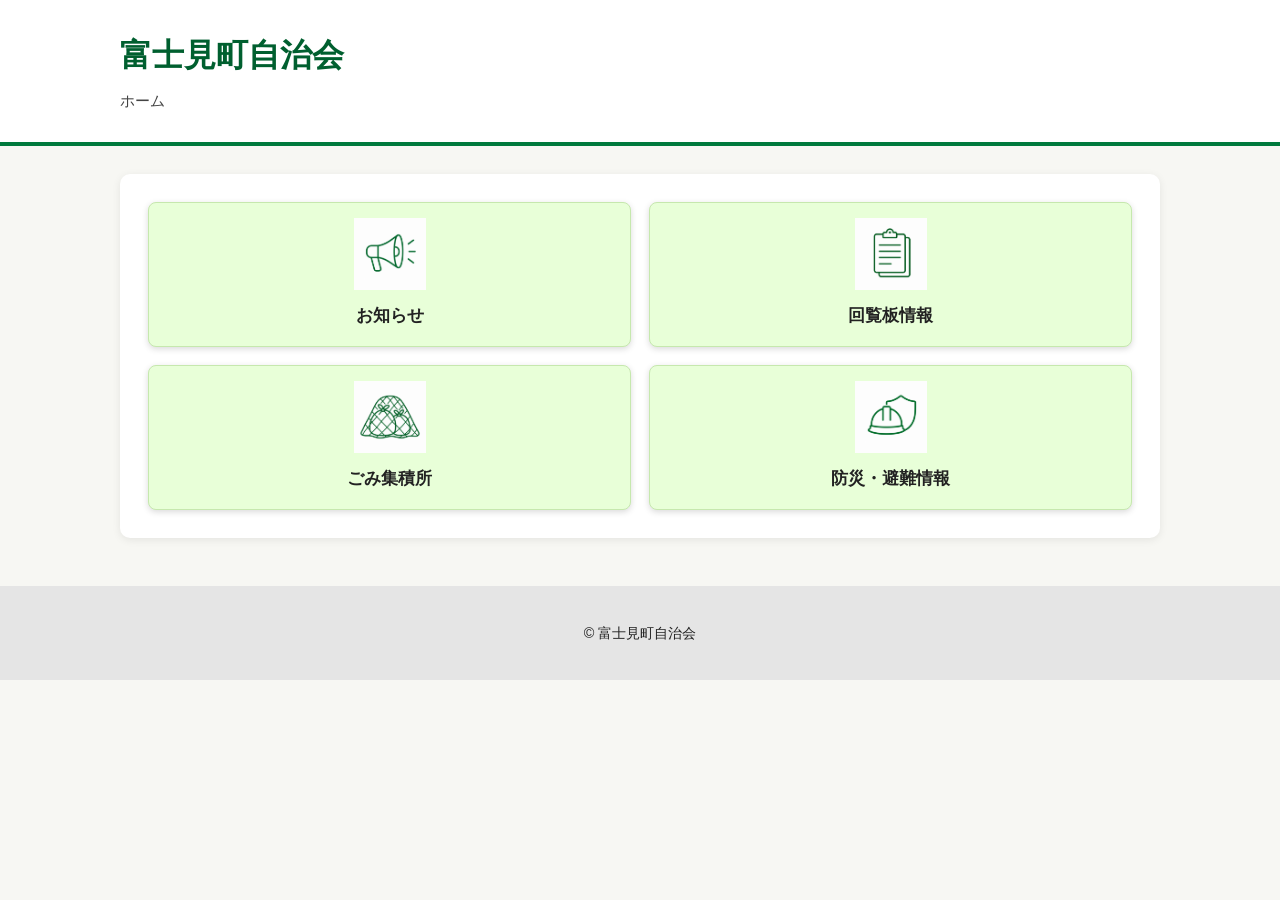
<file: index.html>
<!DOCTYPE html>
<html lang="ja">
<head>
  <meta charset="UTF-8">
  <meta name="viewport" content="width=device-width, initial-scale=1.0">
  <title>富士見町自治会</title>
  <link rel="stylesheet" href="style.css">
</head>
<body>

<header class="site-header">
  <div class="header-inner">
    <h1>富士見町自治会</h1>
<nav class="breadcrumb" aria-label="現在位置">
  <span>ホーム</span>
</nav>
  </div>
</header>

<main>

  <section class="popular-section">

    <div class="card-grid">
  <a href="news.html" class="info-card">
    <img src="img/icon-news.png" alt="" class="info-icon">
    <span>お知らせ</span>
  </a>

  <a href="kairan.html" class="info-card">
    <img src="img/icon-kairan.png" alt="" class="info-icon">
    <span>回覧板情報</span>
  </a>

  <a href="gomi.html" class="info-card">
    <img src="img/icon-gomi.png" alt="" class="info-icon">
    <span>ごみ集積所</span>
  </a>

  <a href="bosai.html" class="info-card">
    <img src="img/icon-bosai.png" alt="" class="info-icon">
    <span>防災・避難情報</span>
  </a>
</div>

    </div>
  </section>

 

</main>

<footer class="site-footer">
  <p>&copy; 富士見町自治会</p>
</footer>

</body>
</html>
</file>
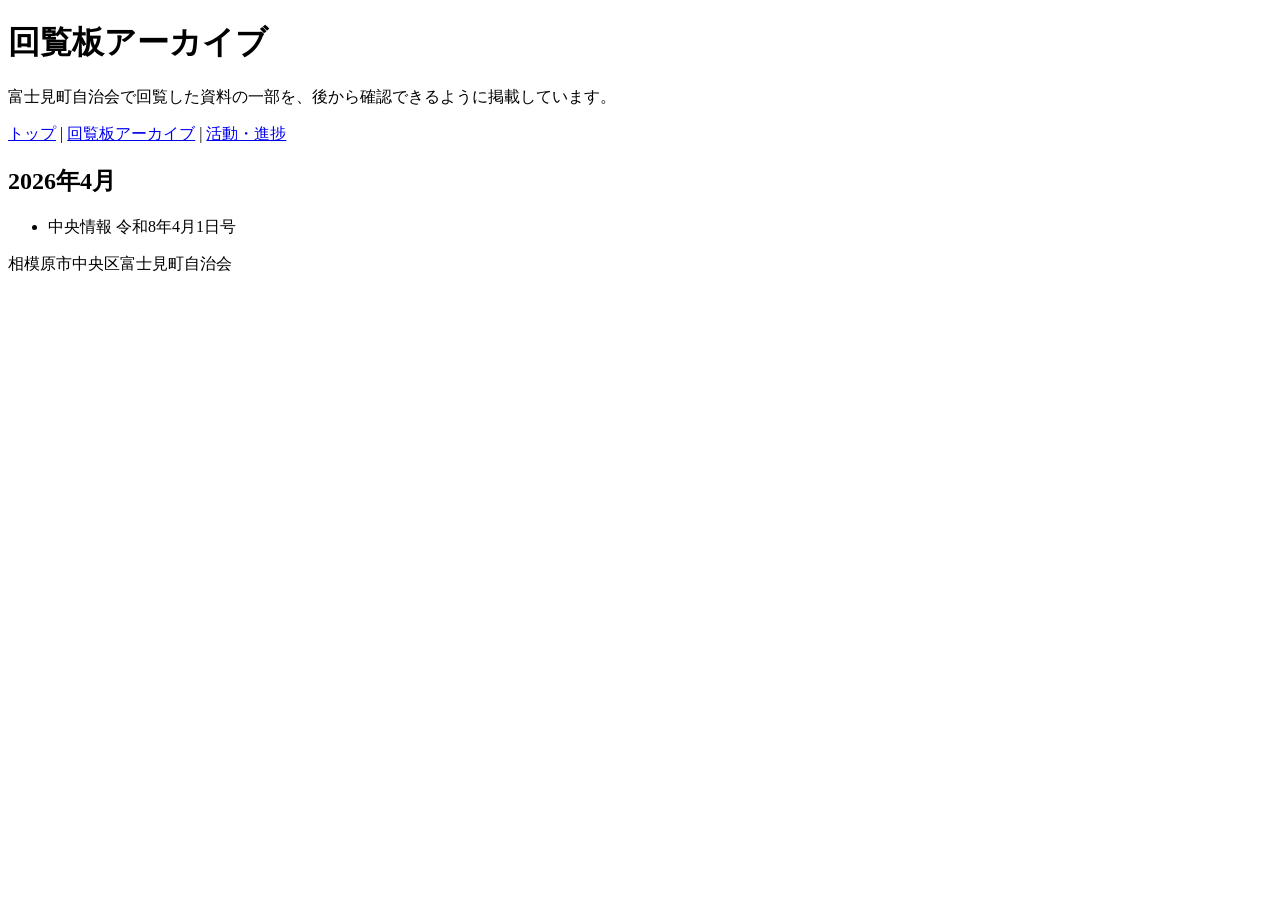
<file: archive.html>
<!DOCTYPE html>
<html lang="ja">
<head>
  <meta charset="UTF-8">
  <title>回覧板アーカイブ｜富士見町自治会</title>
  <meta name="viewport" content="width=device-width, initial-scale=1">
</head>
<body>
  <header>
    <h1>回覧板アーカイブ</h1>
    <p>富士見町自治会で回覧した資料の一部を、後から確認できるように掲載しています。</p>
  </header>

  <nav>
    <a href="index.html">トップ</a> |
    <a href="archive.html">回覧板アーカイブ</a> |
    <a href="progress.html">活動・進捗</a>
  </nav>

  <main>
    <h2>2026年4月</h2>
    <ul>
      <li>
        中央情報 令和8年4月1日号
        <!-- 後でPDFリンク・文章版リンクを追加 -->
      </li>
    </ul>
  </main>

  <footer>
    <p>相模原市中央区富士見町自治会</p>
  </footer>
</body>
</html>
</file>
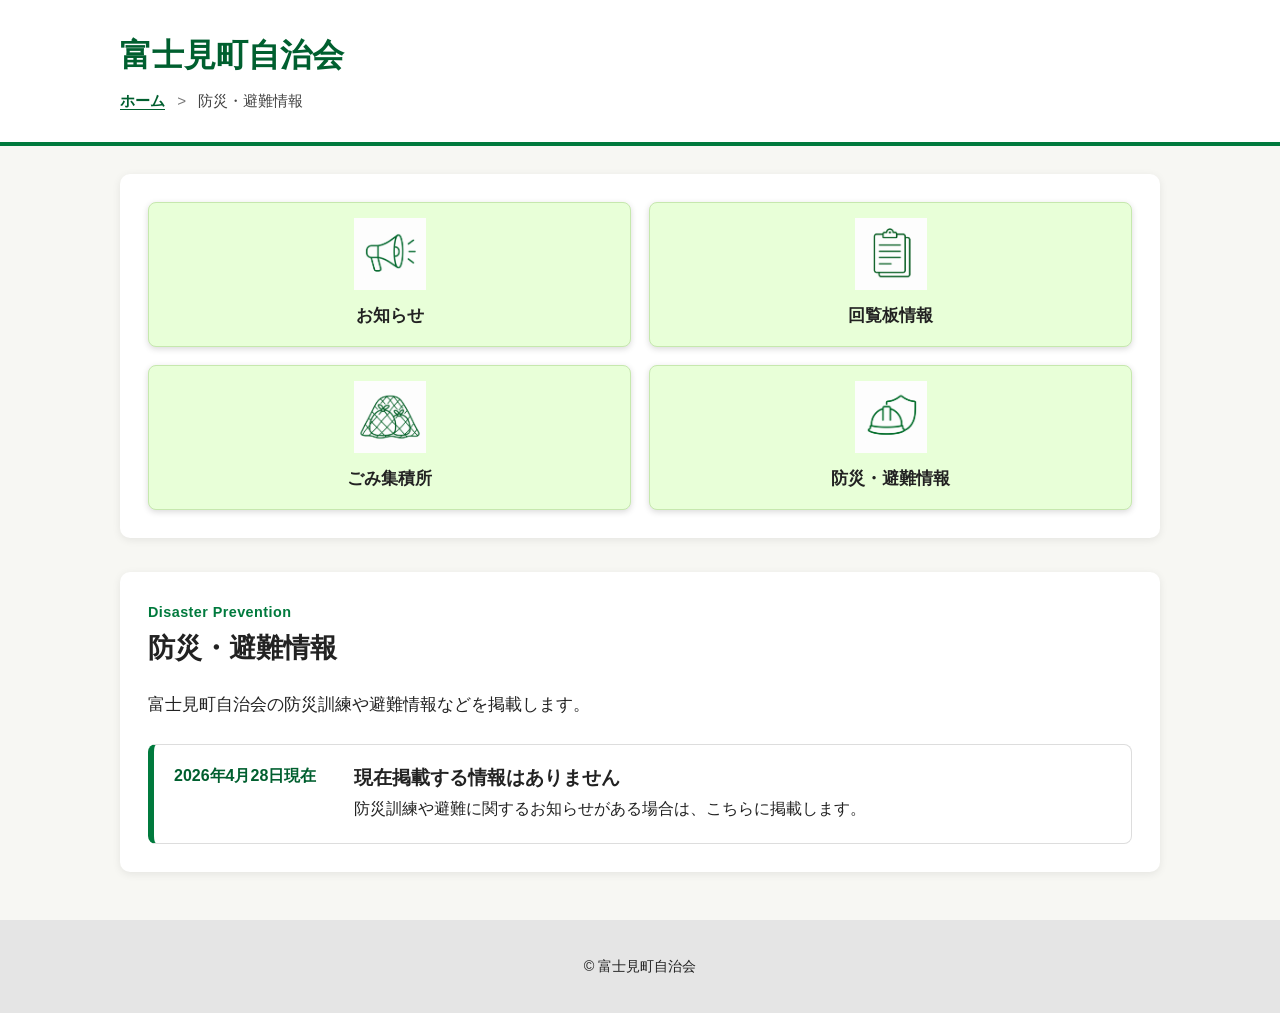
<file: bosai.html>
<!DOCTYPE html>
<html lang="ja">
<head>
  <meta charset="UTF-8">
  <meta name="viewport" content="width=device-width, initial-scale=1.0">
  <title>防災・避難情報｜富士見町自治会</title>
  <link rel="stylesheet" href="style.css">
</head>
<body class="sub-page">
  
<header class="site-header">
  <div class="header-inner">
    <h1>富士見町自治会</h1>
<nav class="breadcrumb" aria-label="現在位置">
  <a href="index.html">ホーム</a>
  <span class="separator">&gt;</span>
  <span>防災・避難情報</span>
</nav>
  </div>
</header>

<main>

  <section class="popular-section">

    <div class="card-grid">
  <a href="news.html" class="info-card">
    <img src="img/icon-news.png" alt="" class="info-icon">
    <span>お知らせ</span>
  </a>

  <a href="kairan.html" class="info-card">
    <img src="img/icon-kairan.png" alt="" class="info-icon">
    <span>回覧板情報</span>
  </a>

  <a href="gomi.html" class="info-card">
    <img src="img/icon-gomi.png" alt="" class="info-icon">
    <span>ごみ集積所</span>
  </a>

  <a href="bosai.html" class="info-card">
    <img src="img/icon-bosai.png" alt="" class="info-icon">
    <span>防災・避難情報</span>
  </a>
</div>

    </div>
  </section>

  <section class="content-section">
    <div class="section-title">
      <span class="en">Disaster Prevention</span>
      <h2>防災・避難情報</h2>
    </div>

    <p class="lead-text">
      富士見町自治会の防災訓練や避難情報などを掲載します。
    </p>

    <div class="notice-list">

      <article class="notice-item">
        <time datetime="2026-04-28">2026年4月28日現在</time>
        <div class="notice-body">
          <h3>現在掲載する情報はありません</h3>
          <p>
            防災訓練や避難に関するお知らせがある場合は、こちらに掲載します。
          </p>
        </div>
      </article>

    </div>
  </section>

</main>

<footer class="site-footer">
  <p>&copy; 富士見町自治会</p>
</footer>

</body>
</html>
</file>
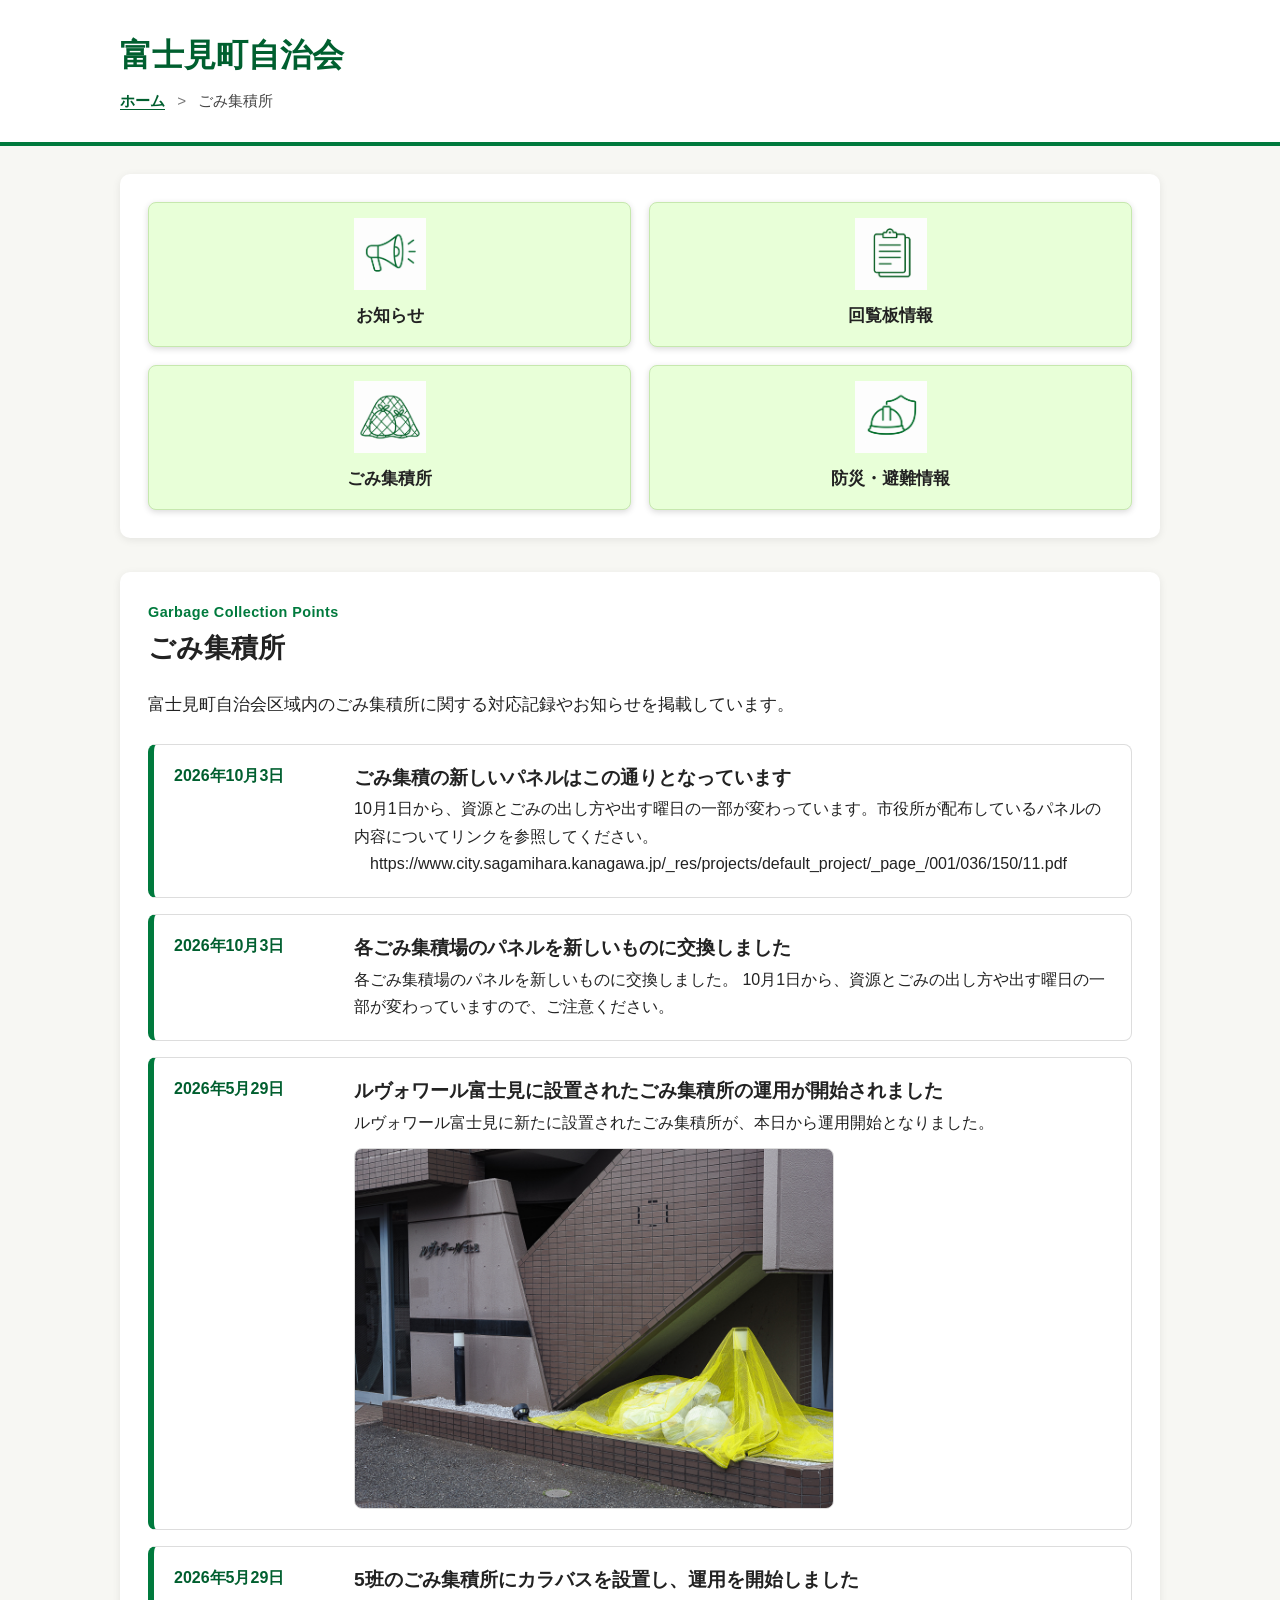
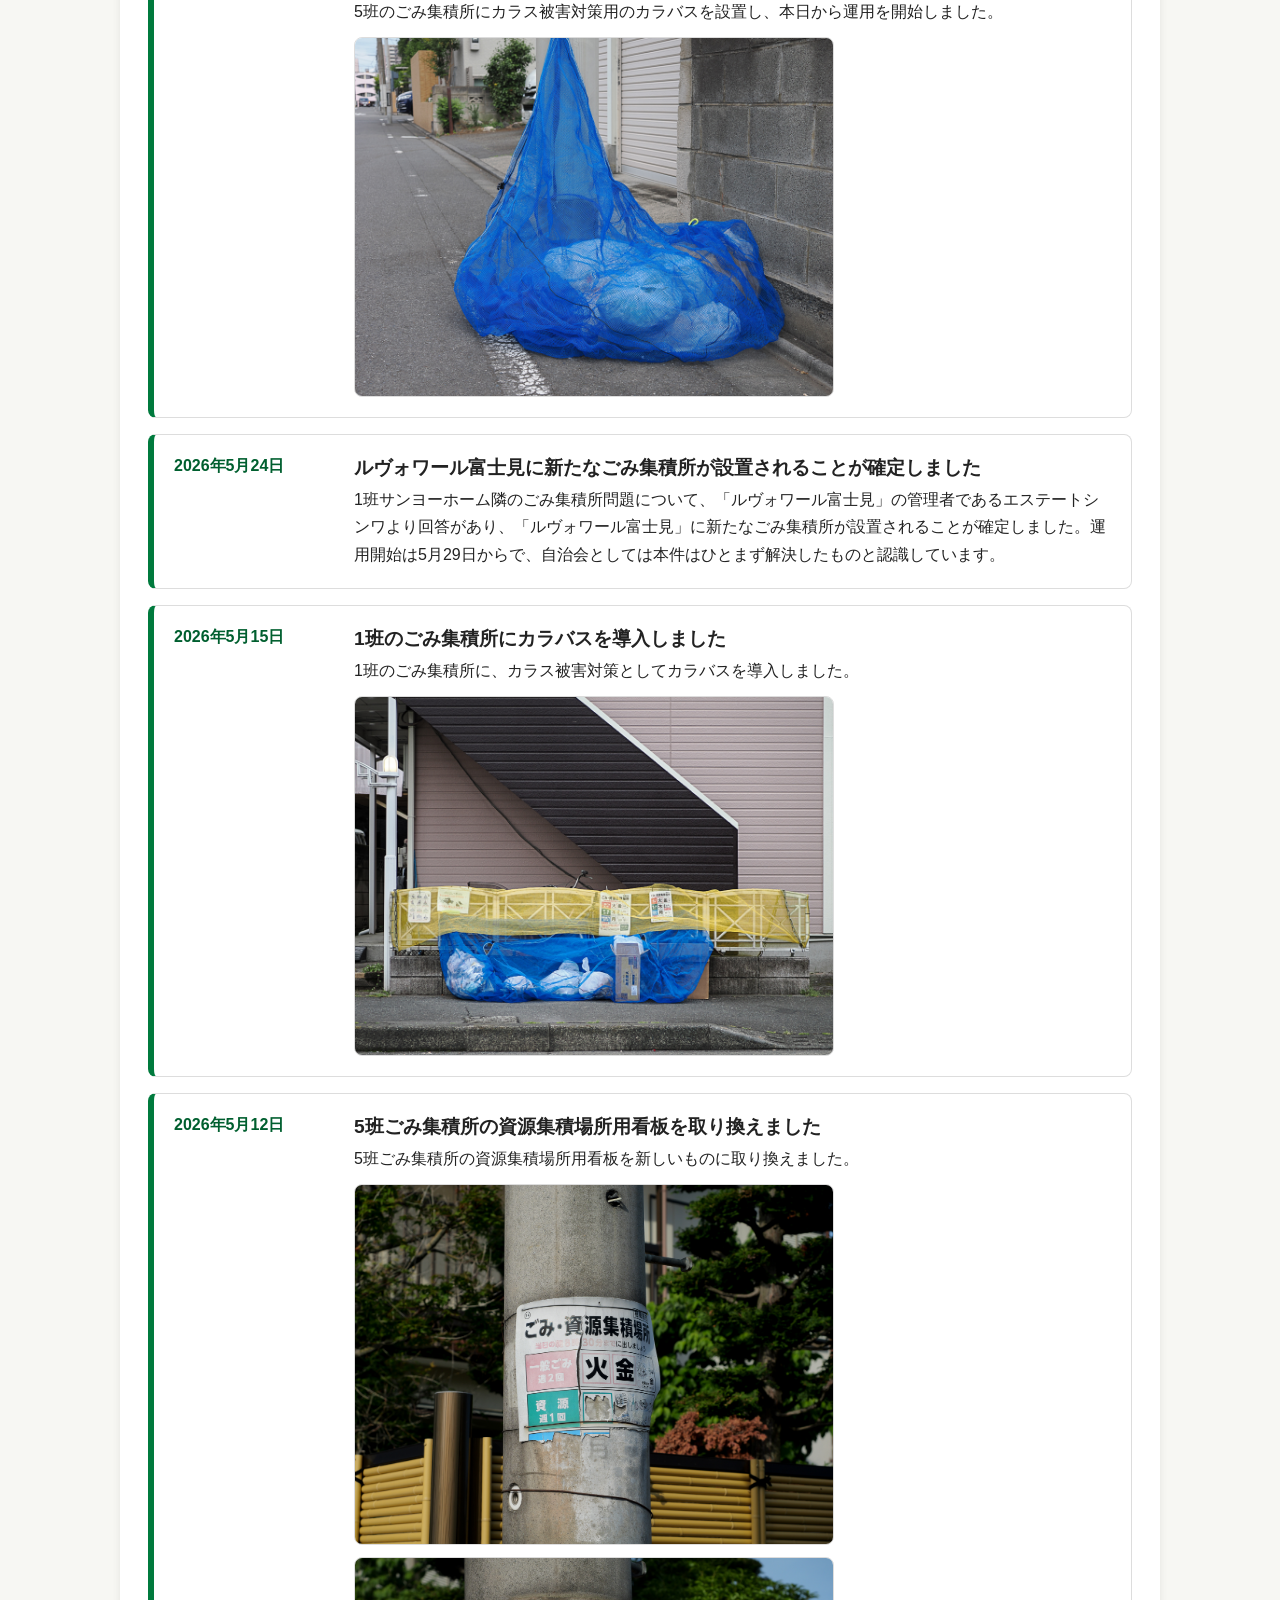
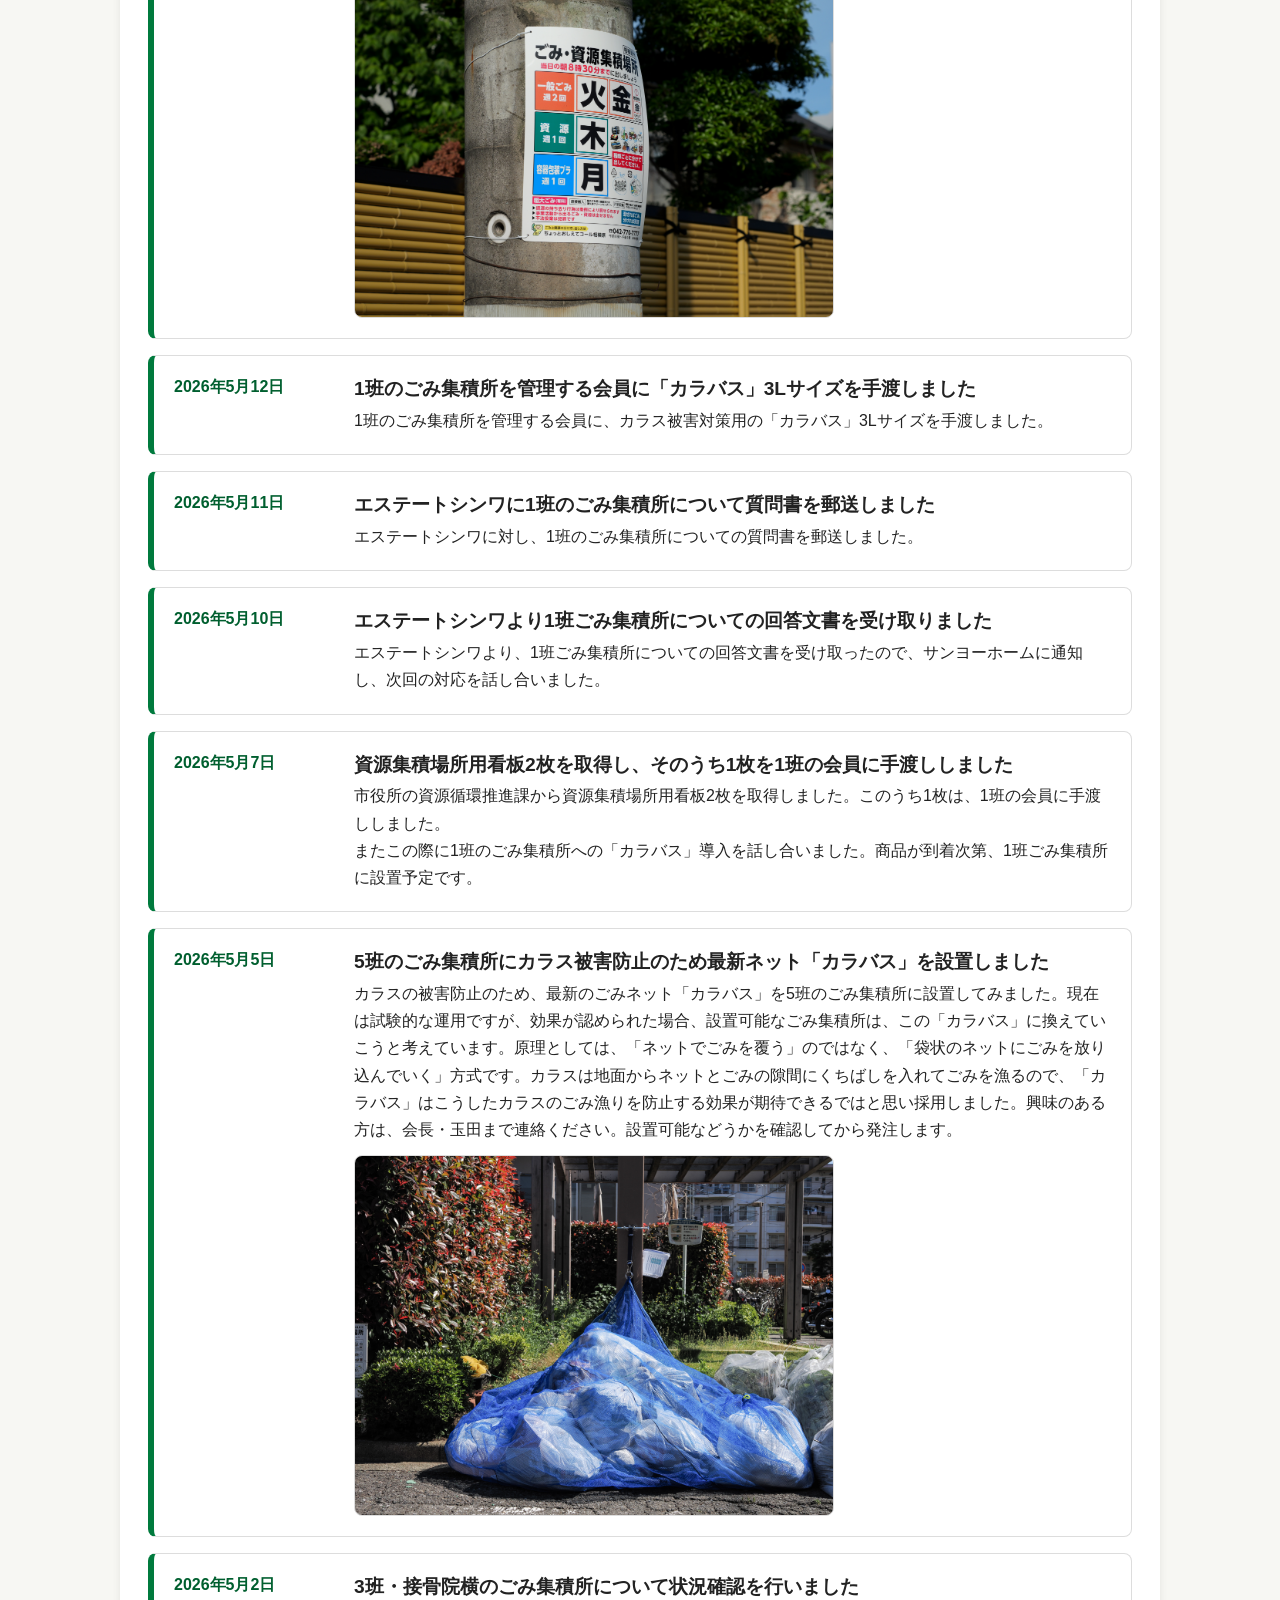
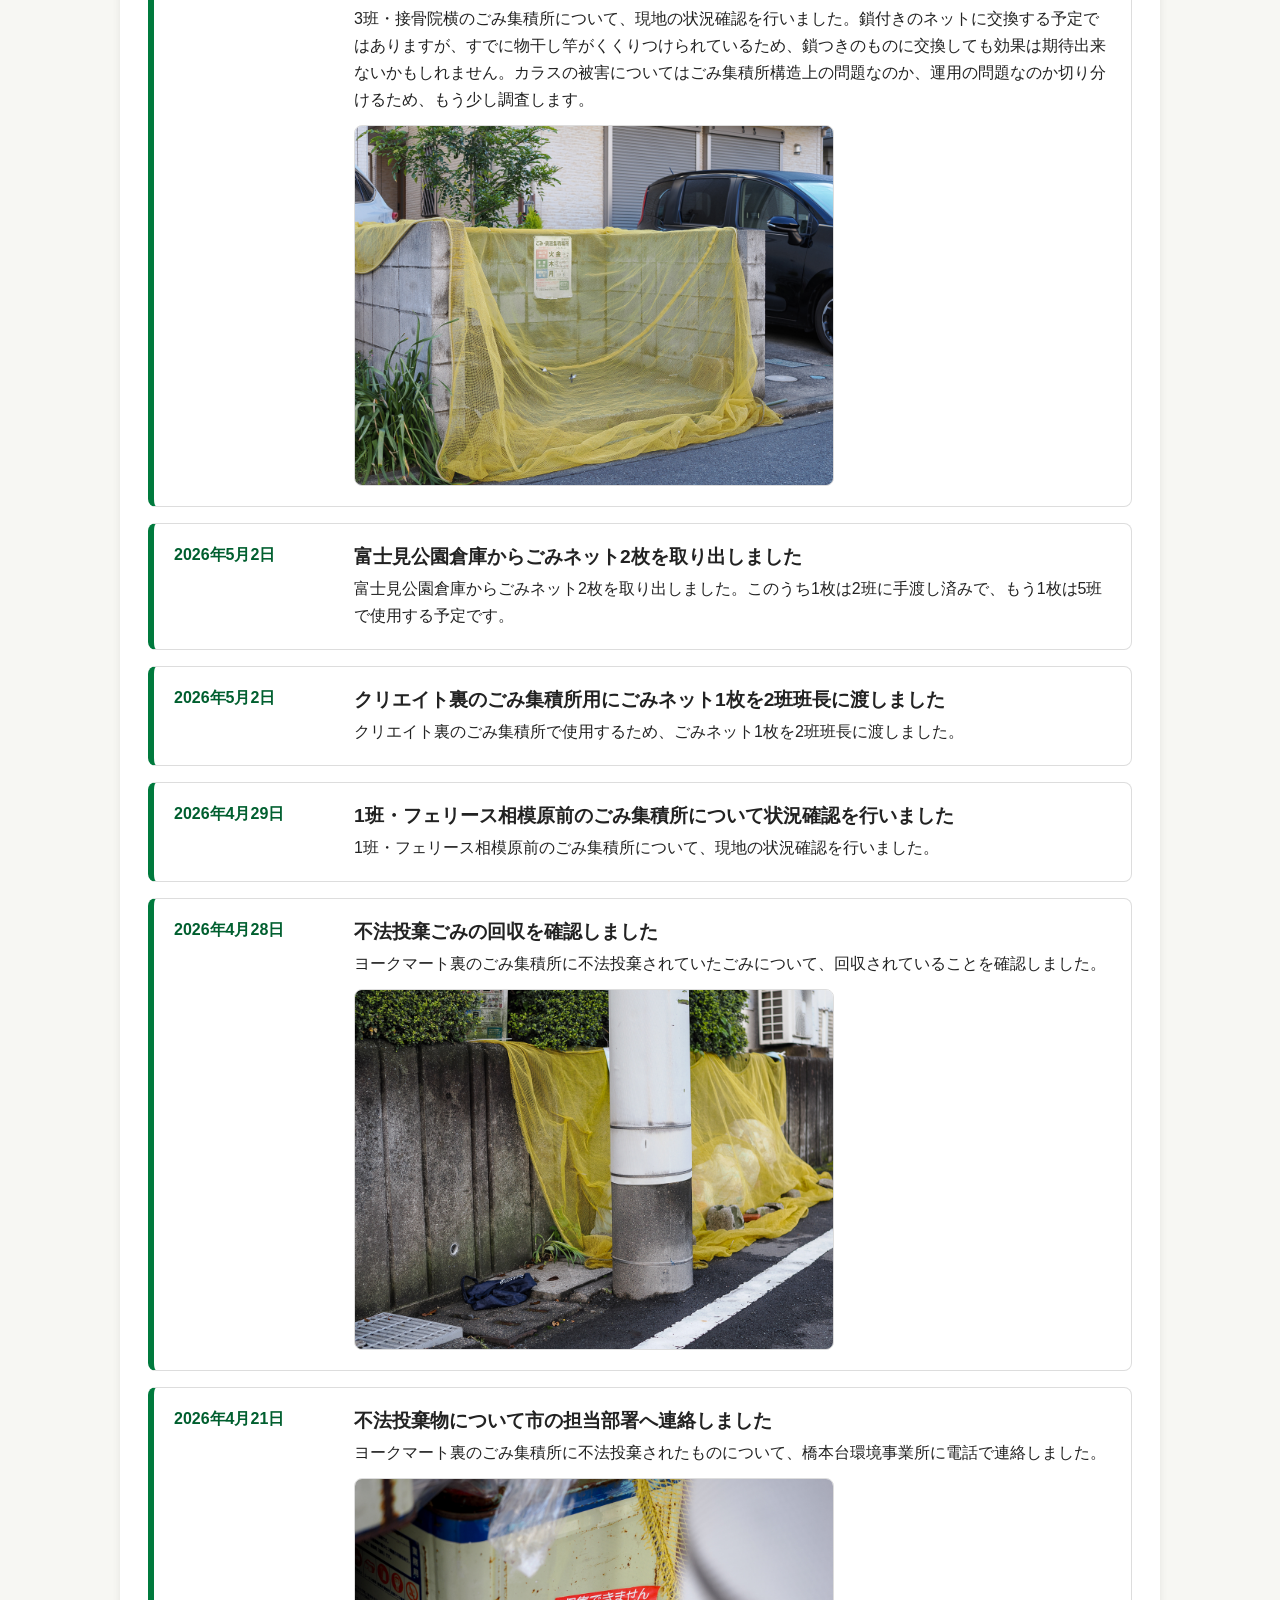
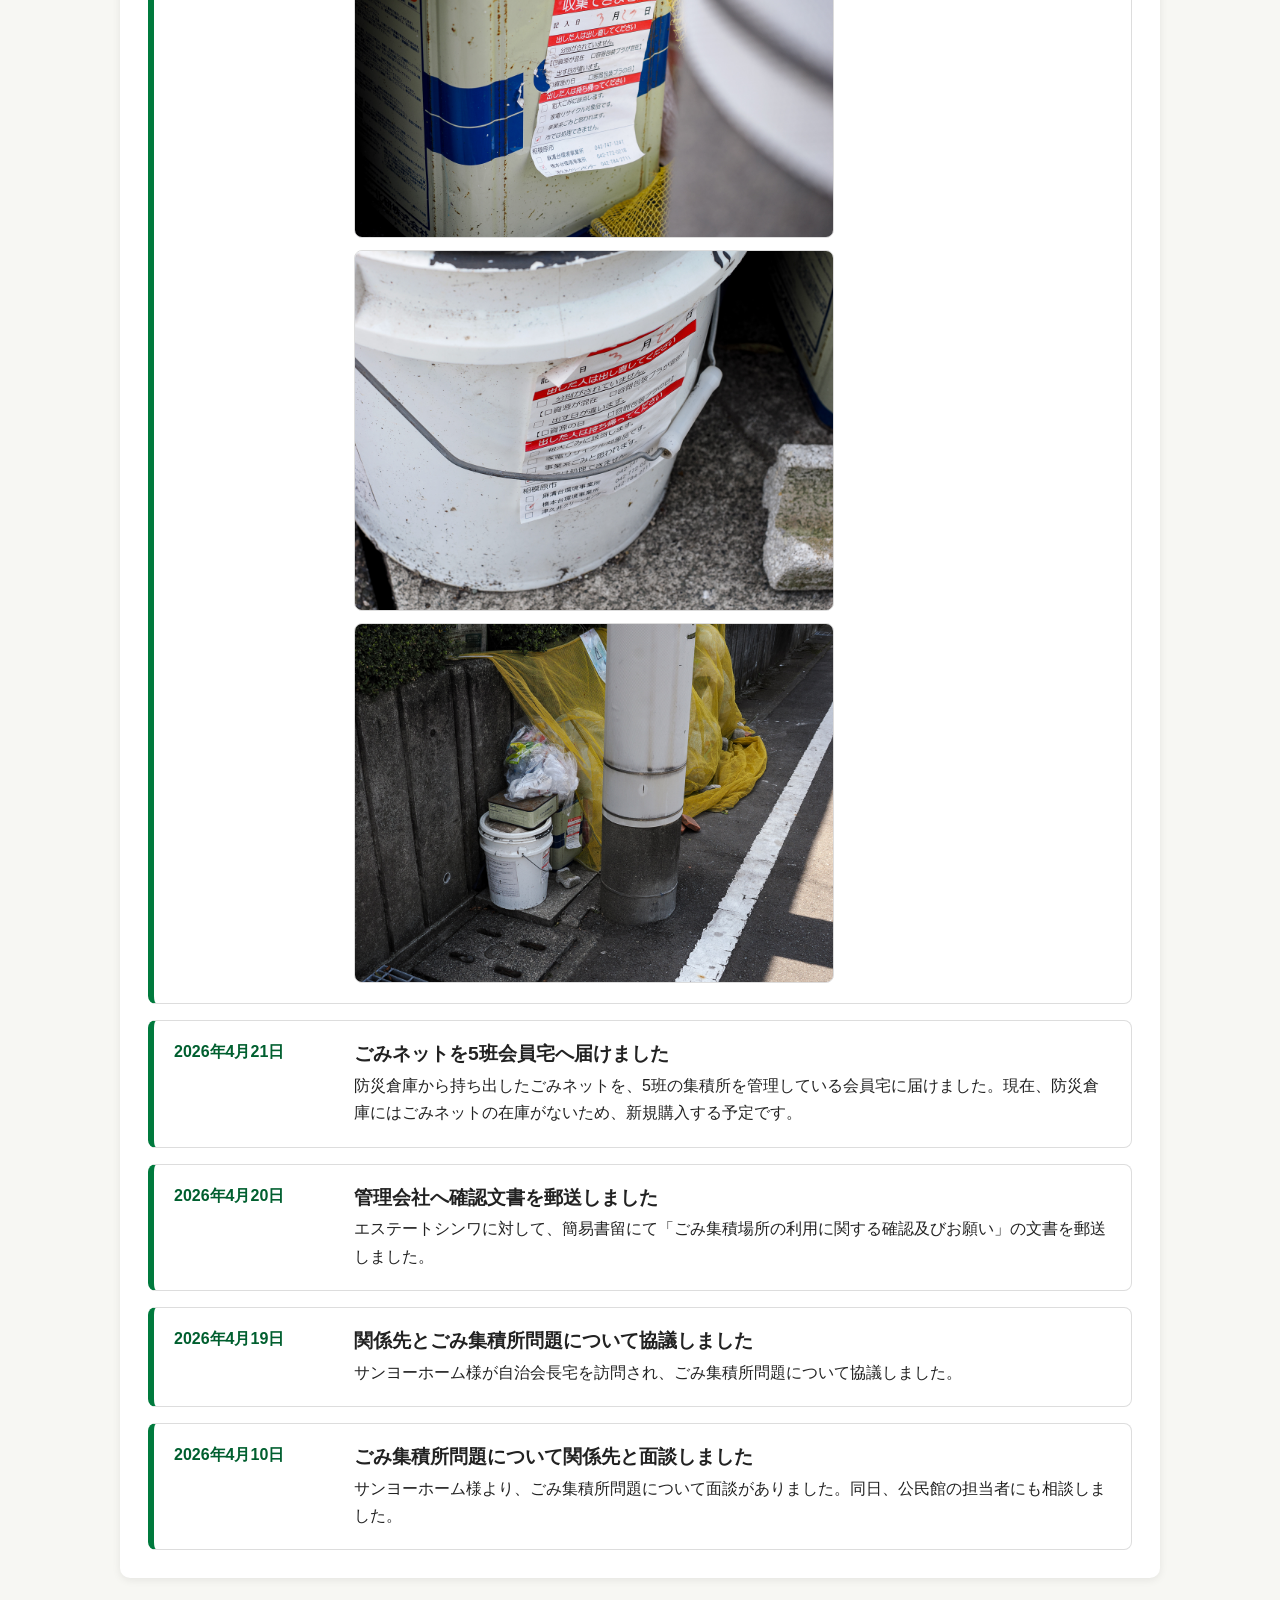
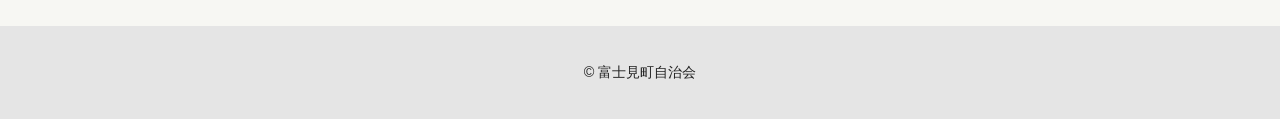
<file: gomi.html>
<!DOCTYPE html>
<html lang="ja">
<head>
  <meta charset="UTF-8">
  <meta name="viewport" content="width=device-width, initial-scale=1.0">
  <title>ごみ集積所｜富士見町自治会</title>
  <link rel="stylesheet" href="style.css">
</head>
<body class="sub-page">
  
<header class="site-header">
  <div class="header-inner">
    <h1>富士見町自治会</h1>
<nav class="breadcrumb" aria-label="現在位置">
  <a href="index.html">ホーム</a>
  <span class="separator">&gt;</span>
  <span>ごみ集積所</span>
</nav>  </div>
</header>

<main>

   <section class="popular-section">

    <div class="card-grid">
  <a href="news.html" class="info-card">
    <img src="img/icon-news.png" alt="" class="info-icon">
    <span>お知らせ</span>
  </a>

  <a href="kairan.html" class="info-card">
    <img src="img/icon-kairan.png" alt="" class="info-icon">
    <span>回覧板情報</span>
  </a>

  <a href="gomi.html" class="info-card">
    <img src="img/icon-gomi.png" alt="" class="info-icon">
    <span>ごみ集積所</span>
  </a>

  <a href="bosai.html" class="info-card">
    <img src="img/icon-bosai.png" alt="" class="info-icon">
    <span>防災・避難情報</span>
  </a>
</div>

    </div>
  </section>

  <section class="content-section">
    <div class="section-title">
      <span class="en">Garbage Collection Points</span>
      <h2>ごみ集積所</h2>
    </div>

    <p class="lead-text">
      富士見町自治会区域内のごみ集積所に関する対応記録やお知らせを掲載しています。
    </p>

    <div class="notice-list">

       <article class="notice-item">
  <time datetime="2026-10-03">2026年10月3日</time>
  <div class="notice-body">
    <h3>ごみ集積の新しいパネルはこの通りとなっています</h3>
    <p>
           10月1日から、資源とごみの出し方や出す曜日の一部が変わっています。市役所が配布しているパネルの内容についてリンクを参照してください。
    </p>
        <p>
    　https://www.city.sagamihara.kanagawa.jp/_res/projects/default_project/_page_/001/036/150/11.pdf    </p>
  </div>
</article>
      
      <article class="notice-item">
  <time datetime="2026-10-03">2026年10月3日</time>
  <div class="notice-body">
    <h3>各ごみ集積場のパネルを新しいものに交換しました</h3>
    <p>
      各ごみ集積場のパネルを新しいものに交換しました。
      10月1日から、資源とごみの出し方や出す曜日の一部が変わっていますので、ご注意ください。
    </p>
  </div>
</article>
      
      <article class="notice-item">
  <time datetime="2026-05-29">2026年5月29日</time>
  <div class="notice-body">
    <h3>ルヴォワール富士見に設置されたごみ集積所の運用が開始されました</h3>
    <p>
      ルヴォワール富士見に新たに設置されたごみ集積所が、本日から運用開始となりました。
    </p>
       <img src="img/P5290028-2.jpg"
            alt="ルヴォワール富士見に新たに設置されたごみ集積所が、本日から運用開始となりました。"
         class="notice-image">
  </div>
</article>

      <article class="notice-item">
  <time datetime="2026-05-29">2026年5月29日</time>
  <div class="notice-body">
    <h3>5班のごみ集積所にカラバスを設置し、運用を開始しました</h3>
    <p>
      5班のごみ集積所にカラス被害対策用のカラバスを設置し、本日から運用を開始しました。
    </p>
    <img src="img/P5290002-2.jpg"
            alt="5班のごみ集積所にカラス被害対策用のカラバスを設置し、本日から運用を開始しました。"
         class="notice-image">
  </div>
</article>
      
      <article class="notice-item">
  <time datetime="2026-05-24">2026年5月24日</time>
  <div class="notice-body">
    <h3>ルヴォワール富士見に新たなごみ集積所が設置されることが確定しました</h3>
    <p>
      1班サンヨーホーム隣のごみ集積所問題について、「ルヴォワール富士見」の管理者であるエステートシンワより回答があり、「ルヴォワール富士見」に新たなごみ集積所が設置されることが確定しました。運用開始は5月29日からで、自治会としては本件はひとまず解決したものと認識しています。
    </p>
  </div>
</article>
      
<article class="notice-item">
  <time datetime="2026-05-15">2026年5月15日</time>
  <div class="notice-body">
    <h3>1班のごみ集積所にカラバスを導入しました</h3>
    <p>
      1班のごみ集積所に、カラス被害対策としてカラバスを導入しました。
    </p>
         <img src="img/P5150056.jpg"
            alt="1班のごみ集積所に、カラス被害対策としてカラバスを導入しました。"
         class="notice-image">
  </div>
</article>
      
<article class="notice-item">
  <time datetime="2026-05-12">2026年5月12日</time>
  <div class="notice-body">
    <h3>5班ごみ集積所の資源集積場所用看板を取り換えました</h3>
    <p>
      5班ごみ集積所の資源集積場所用看板を新しいものに取り換えました。
    </p>
         <img src="img/P1637834.jpg"
            alt="資源集積場所用看板"
         class="notice-image">
         <img src="img/P1637835.jpg"
            alt="資源集積場所用看板"
         class="notice-image">
  </div>
</article>

  <article class="notice-item">
  <time datetime="2026-05-12">2026年5月12日</time>
  <div class="notice-body">
    <h3>1班のごみ集積所を管理する会員に「カラバス」3Lサイズを手渡しました</h3>
    <p>
      1班のごみ集積所を管理する会員に、カラス被害対策用の「カラバス」3Lサイズを手渡しました。
    </p>
  </div>
</article>      
<article class="notice-item">
  <time datetime="2026-05-11">2026年5月11日</time>
  <div class="notice-body">
    <h3>エステートシンワに1班のごみ集積所について質問書を郵送しました</h3>
    <p>
      エステートシンワに対し、1班のごみ集積所についての質問書を郵送しました。
    </p>
  </div>
</article>

      
  <article class="notice-item">
  <time datetime="2026-05-10">2026年5月10日</time>
  <div class="notice-body">
    <h3>エステートシンワより1班ごみ集積所についての回答文書を受け取りました</h3>
    <p>
      エステートシンワより、1班ごみ集積所についての回答文書を受け取ったので、サンヨーホームに通知し、次回の対応を話し合いました。
    </p>
  </div>
</article>
      
<article class="notice-item">
  <time datetime="2026-05-07">2026年5月7日</time>
  <div class="notice-body">
    <h3>資源集積場所用看板2枚を取得し、そのうち1枚を1班の会員に手渡ししました</h3>
    <p>
      市役所の資源循環推進課から資源集積場所用看板2枚を取得しました。このうち1枚は、1班の会員に手渡ししました。
    </p>
        <p>
          またこの際に1班のごみ集積所への「カラバス」導入を話し合いました。商品が到着次第、1班ごみ集積所に設置予定です。
    </p>
  </div>
</article>
      
  <article class="notice-item">
  <time datetime="2026-05-05">2026年5月5日</time>
  <div class="notice-body">
    <h3>5班のごみ集積所にカラス被害防止のため最新ネット「カラバス」を設置しました</h3>
    <p>
      カラスの被害防止のため、最新のごみネット「カラバス」を5班のごみ集積所に設置してみました。現在は試験的な運用ですが、効果が認められた場合、設置可能なごみ集積所は、この「カラバス」に換えていこうと考えています。原理としては、「ネットでごみを覆う」のではなく、「袋状のネットにごみを放り込んでいく」方式です。カラスは地面からネットとごみの隙間にくちばしを入れてごみを漁るので、「カラバス」はこうしたカラスのごみ漁りを防止する効果が期待できるではと思い採用しました。興味のある方は、会長・玉田まで連絡ください。設置可能などうかを確認してから発注します。
    </p>
     <img src="img/P5050046.jpg"
            alt="「カラバス」を設置したごみ集積所の様子"
         class="notice-image">
  </div>
</article>
      
  <article class="notice-item">
  <time datetime="2026-05-02">2026年5月2日</time>
  <div class="notice-body">
    <h3>3班・接骨院横のごみ集積所について状況確認を行いました</h3>
    <p>
      3班・接骨院横のごみ集積所について、現地の状況確認を行いました。鎖付きのネットに交換する予定ではありますが、すでに物干し竿がくくりつけられているため、鎖つきのものに交換しても効果は期待出来ないかもしれません。カラスの被害についてはごみ集積所構造上の問題なのか、運用の問題なのか切り分けるため、もう少し調査します。
    </p>
              <img src="img/P5020041.jpg"
            alt="ごみ集積所の様子"
         class="notice-image">
  </div>
</article>
      
      <article class="notice-item">
  <time datetime="2026-05-02">2026年5月2日</time>
  <div class="notice-body">
    <h3>富士見公園倉庫からごみネット2枚を取り出しました</h3>
    <p>
      富士見公園倉庫からごみネット2枚を取り出しました。このうち1枚は2班に手渡し済みで、もう1枚は5班で使用する予定です。
    </p>
  </div>
</article>
      
      <article class="notice-item">
  <time datetime="2026-05-02">2026年5月2日</time>
  <div class="notice-body">
    <h3>クリエイト裏のごみ集積所用にごみネット1枚を2班班長に渡しました</h3>
    <p>
      クリエイト裏のごみ集積所で使用するため、ごみネット1枚を2班班長に渡しました。
    </p>
  </div>
</article>

      
      <article class="notice-item">
  <time datetime="2026-04-29">2026年4月29日</time>
  <div class="notice-body">
    <h3>1班・フェリース相模原前のごみ集積所について状況確認を行いました</h3>
    <p>
      1班・フェリース相模原前のごみ集積所について、現地の状況確認を行いました。
    </p>
  </div>
</article>
      
      <article class="notice-item">
        <time datetime="2026-04-28">2026年4月28日</time>
        <div class="notice-body">
          <h3>不法投棄ごみの回収を確認しました</h3>
          <p>
            ヨークマート裏のごみ集積所に不法投棄されていたごみについて、回収されていることを確認しました。
          </p>
          <img src="img/P4280020.jpg"
            alt="ごみ集積所の様子"
         class="notice-image">
        </div>
      </article>

      <article class="notice-item">
        <time datetime="2026-04-21">2026年4月21日</time>
        <div class="notice-body">
          <h3>不法投棄物について市の担当部署へ連絡しました</h3>
          <p>
            ヨークマート裏のごみ集積所に不法投棄されたものについて、橋本台環境事業所に電話で連絡しました。
          </p>
          <img src="img/P4200118.jpg"
          alt="ごみ集積所の様子"
          class="notice-image">

          <img src="img/P4200125.jpg"
          alt="ごみ集積所の様子"
           class="notice-image">

          <img src="img/P4200134.jpg"
          alt="ごみ集積所の様子"
         class="notice-image">
        </div>
      </article>

      <article class="notice-item">
        <time datetime="2026-04-21">2026年4月21日</time>
        <div class="notice-body">
          <h3>ごみネットを5班会員宅へ届けました</h3>
          <p>
            防災倉庫から持ち出したごみネットを、5班の集積所を管理している会員宅に届けました。現在、防災倉庫にはごみネットの在庫がないため、新規購入する予定です。
    
          </p>
        </div>
      </article>

      <article class="notice-item">
        <time datetime="2026-04-20">2026年4月20日</time>
        <div class="notice-body">
          <h3>管理会社へ確認文書を郵送しました</h3>
          <p>
            エステートシンワに対して、簡易書留にて「ごみ集積場所の利用に関する確認及びお願い」の文書を郵送しました。
          </p>
        </div>
      </article>

      <article class="notice-item">
        <time datetime="2026-04-19">2026年4月19日</time>
        <div class="notice-body">
          <h3>関係先とごみ集積所問題について協議しました</h3>
          <p>
            サンヨーホーム様が自治会長宅を訪問され、ごみ集積所問題について協議しました。
          </p>
        </div>
      </article>

      <article class="notice-item">
        <time datetime="2026-04-10">2026年4月10日</time>
        <div class="notice-body">
          <h3>ごみ集積所問題について関係先と面談しました</h3>
          <p>
            サンヨーホーム様より、ごみ集積所問題について面談がありました。同日、公民館の担当者にも相談しました。
          </p>
        </div>
      </article>

    </div>
  </section>

</main>

<footer class="site-footer">
  <p>&copy; 富士見町自治会</p>
</footer>

</body>
</html>
</file>
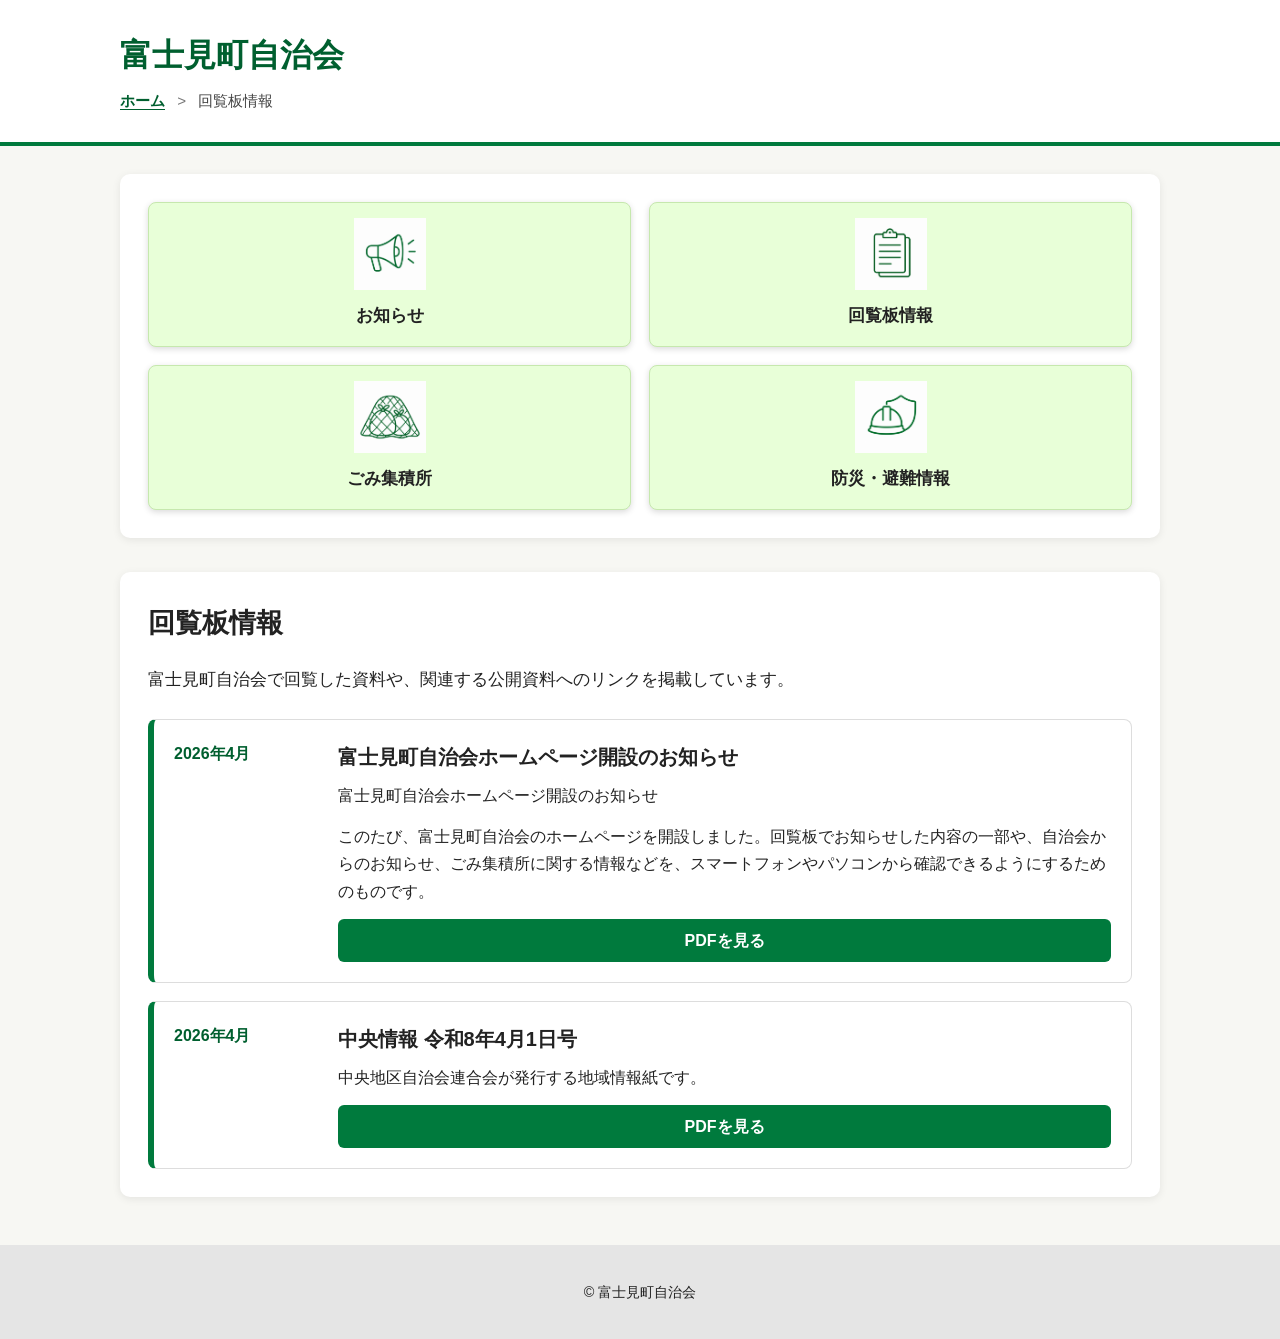
<file: kairan.html>
<!DOCTYPE html>
<html lang="ja">
<head>
  <meta charset="UTF-8">
  <meta name="viewport" content="width=device-width, initial-scale=1.0">
  <title>回覧板情報｜富士見町自治会</title>
  <link rel="stylesheet" href="style.css">
</head>
<body class="sub-page">
  
<header class="site-header">
  <div class="header-inner">
    <h1>富士見町自治会</h1>
<nav class="breadcrumb" aria-label="現在位置">
  <a href="index.html">ホーム</a>
  <span class="separator">&gt;</span>
  <span>回覧板情報</span>
</nav>  </div>
</header>

<main>

  <section class="popular-section">

    <div class="card-grid">
  <a href="news.html" class="info-card">
    <img src="img/icon-news.png" alt="" class="info-icon">
    <span>お知らせ</span>
  </a>

  <a href="kairan.html" class="info-card">
    <img src="img/icon-kairan.png" alt="" class="info-icon">
    <span>回覧板情報</span>
  </a>

  <a href="gomi.html" class="info-card">
    <img src="img/icon-gomi.png" alt="" class="info-icon">
    <span>ごみ集積所</span>
  </a>

  <a href="bosai.html" class="info-card">
    <img src="img/icon-bosai.png" alt="" class="info-icon">
    <span>防災・避難情報</span>
  </a>
</div>

    </div>
  </section>

  <section class="content-section">
    <div class="section-title">
      <h2>回覧板情報</h2>
    </div>

    <p class="lead-text">
      富士見町自治会で回覧した資料や、関連する公開資料へのリンクを掲載しています。
    </p>

    <div class="kairan-list">

      
       <article class="kairan-item">
        <div class="kairan-date">2026年4月</div>
        <div class="kairan-body">
          <h3>富士見町自治会ホームページ開設のお知らせ</h3>
          <p>富士見町自治会ホームページ開設のお知らせ</p>
          <p>このたび、富士見町自治会のホームページを開設しました。回覧板でお知らせした内容の一部や、自治会からのお知らせ、ごみ集積所に関する情報などを、スマートフォンやパソコンから確認できるようにするためのものです。</p>

          <div class="link-buttons">
            <a href="https://fujimichojichikai.github.io/pdf/富士見町自治会ホームページ開設のお知らせ.pdf" class="button-link" target="_blank" rel="noopener">
              PDFを見る
            </a>

          </div>
        </div>
      </article>
      
      <article class="kairan-item">
        <div class="kairan-date">2026年4月</div>
        <div class="kairan-body">
          <h3>中央情報 令和8年4月1日号</h3>
          <p>中央地区自治会連合会が発行する地域情報紙です。</p>
          <div class="link-buttons">
            <a href="https://www.sagamihara-jichiren.jp/sys/pdf/4951_1bk.pdf" class="button-link" target="_blank" rel="noopener">
              PDFを見る
            </a>

          </div>
        </div>
      </article>



    </div>
  </section>

</main>

<footer class="site-footer">
  <p>&copy; 富士見町自治会</p>
</footer>

</body>
</html>
</file>
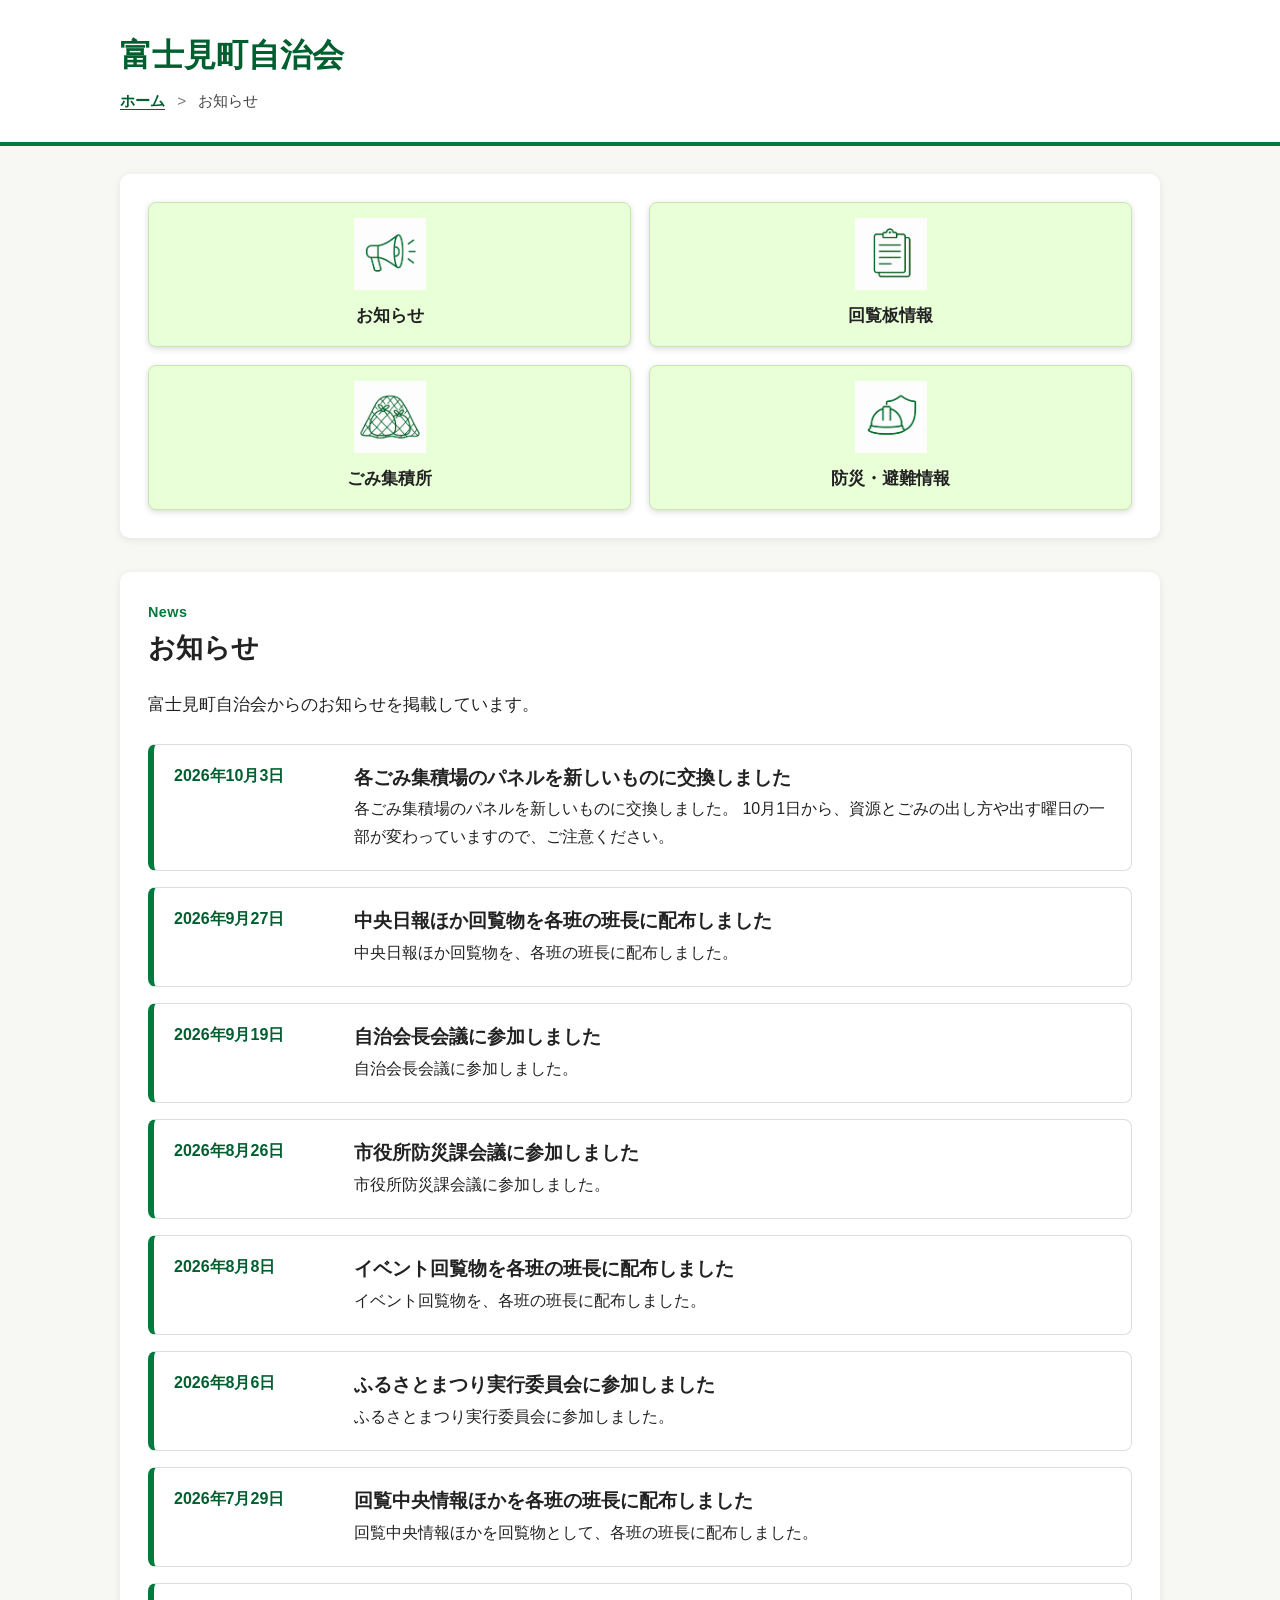
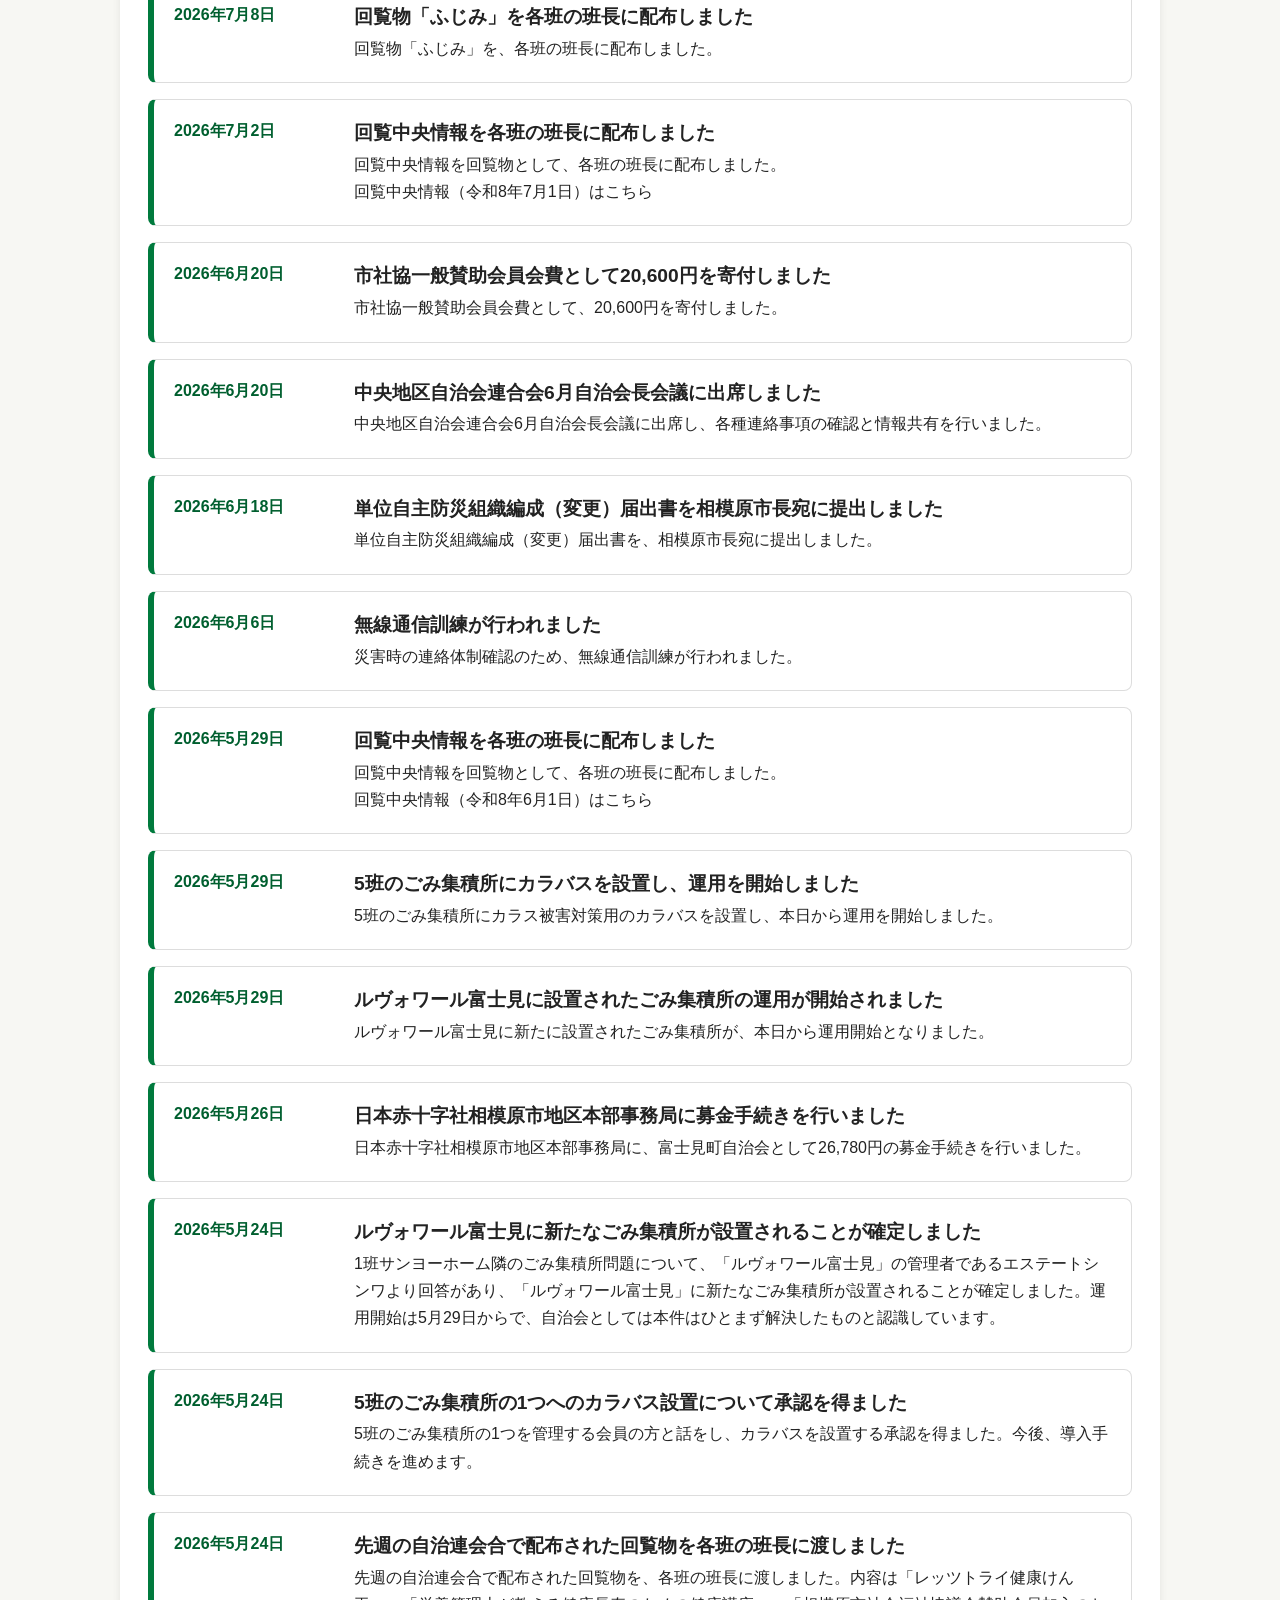
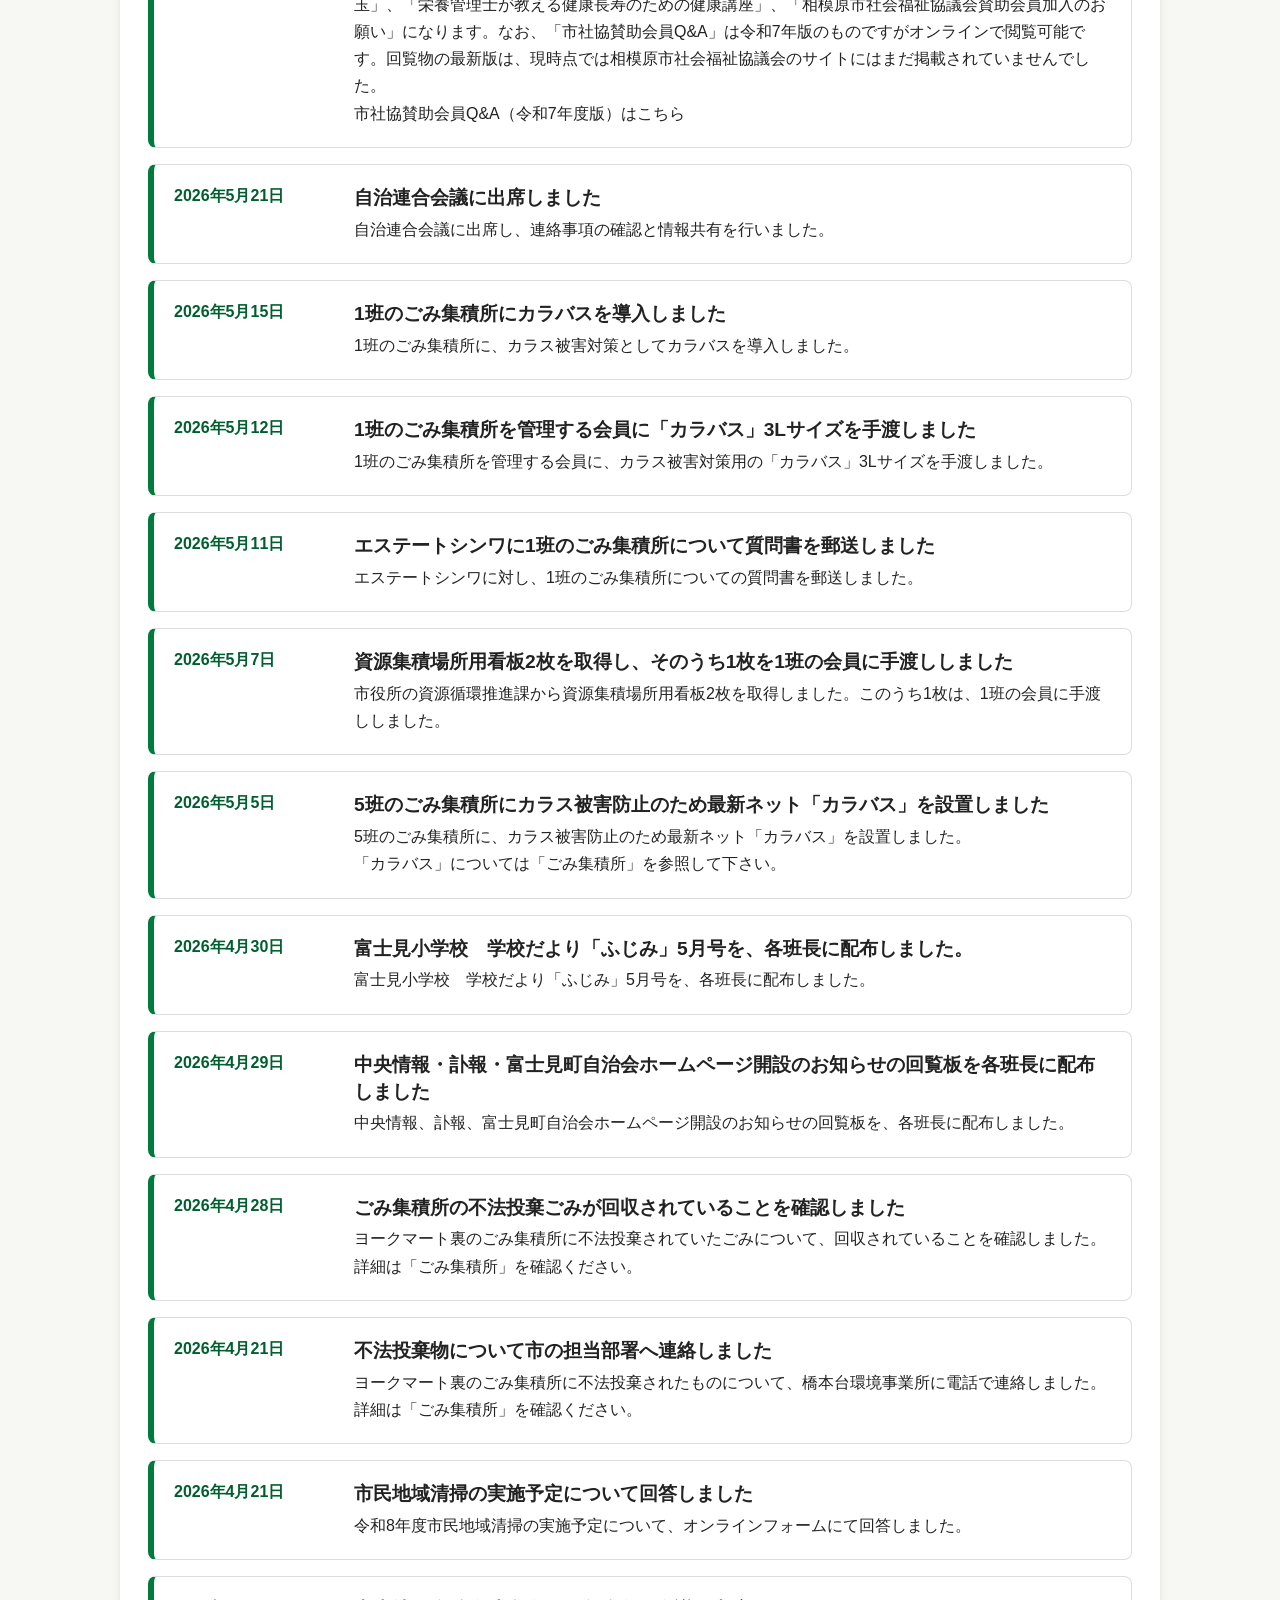
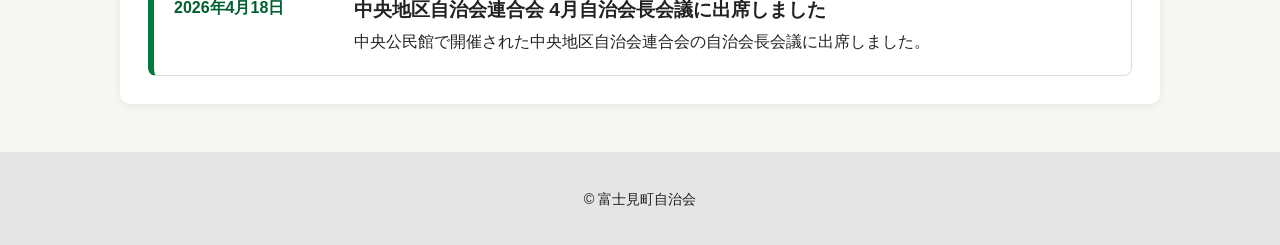
<file: news.html>
<!DOCTYPE html>
<html lang="ja">
<head>
  <meta charset="UTF-8">
  <meta name="viewport" content="width=device-width, initial-scale=1.0">
  <title>お知らせ｜富士見町自治会</title>
  <link rel="stylesheet" href="style.css">
</head>
<body class="sub-page">
  
<header class="site-header">
  <div class="header-inner">
    <h1>富士見町自治会</h1>
<nav class="breadcrumb" aria-label="現在位置">
  <a href="index.html">ホーム</a>
  <span class="separator">&gt;</span>
  <span>お知らせ</span>
</nav>  </div>
</header>

<main>

  <section class="popular-section">

    <div class="card-grid">
  <a href="news.html" class="info-card">
    <img src="img/icon-news.png" alt="" class="info-icon">
    <span>お知らせ</span>
  </a>

  <a href="kairan.html" class="info-card">
    <img src="img/icon-kairan.png" alt="" class="info-icon">
    <span>回覧板情報</span>
  </a>

  <a href="gomi.html" class="info-card">
    <img src="img/icon-gomi.png" alt="" class="info-icon">
    <span>ごみ集積所</span>
  </a>

  <a href="bosai.html" class="info-card">
    <img src="img/icon-bosai.png" alt="" class="info-icon">
    <span>防災・避難情報</span>
  </a>
</div>

    </div>
  </section>

  </section>

  <section class="content-section">
    <div class="section-title">
      <span class="en">News</span>
      <h2>お知らせ</h2>
    </div>

    <p class="lead-text">
      富士見町自治会からのお知らせを掲載しています。
    </p>

    <div class="notice-list">


<article class="notice-item">
  <time datetime="2026-10-03">2026年10月3日</time>
  <div class="notice-body">
    <h3>各ごみ集積場のパネルを新しいものに交換しました</h3>
    <p>
      各ごみ集積場のパネルを新しいものに交換しました。
      10月1日から、資源とごみの出し方や出す曜日の一部が変わっていますので、ご注意ください。
    </p>
  </div>
</article>
      
      <article class="notice-item">
  <time datetime="2026-09-27">2026年9月27日</time>
  <div class="notice-body">
    <h3>中央日報ほか回覧物を各班の班長に配布しました</h3>
    <p>
      中央日報ほか回覧物を、各班の班長に配布しました。
    </p>
  </div>
</article>
            <article class="notice-item">
  <time datetime="2026-09-19">2026年9月19日</time>
  <div class="notice-body">
    <h3>自治会長会議に参加しました</h3>
    <p>
      自治会長会議に参加しました。
    </p>
  </div>
</article>
      <article class="notice-item">
  <time datetime="2026-08-26">2026年8月26日</time>
  <div class="notice-body">
    <h3>市役所防災課会議に参加しました</h3>
    <p>
      市役所防災課会議に参加しました。
    </p>
  </div>
</article>
     <article class="notice-item">
  <time datetime="2026-08-08">2026年8月8日</time>
  <div class="notice-body">
    <h3>イベント回覧物を各班の班長に配布しました</h3>
    <p>
      イベント回覧物を、各班の班長に配布しました。
    </p>
  </div>
</article> 
<article class="notice-item">
  <time datetime="2026-08-06">2026年8月6日</time>
  <div class="notice-body">
    <h3>ふるさとまつり実行委員会に参加しました</h3>
    <p>
      ふるさとまつり実行委員会に参加しました。
    </p>
  </div>
</article>
      <article class="notice-item">
  <time datetime="2026-07-29">2026年7月29日</time>
  <div class="notice-body">
    <h3>回覧中央情報ほかを各班の班長に配布しました</h3>
    <p>
      回覧中央情報ほかを回覧物として、各班の班長に配布しました。
    </p>
  </div>
</article>
      
      <article class="notice-item">
  <time datetime="2026-07-08">2026年7月8日</time>
  <div class="notice-body">
    <h3>回覧物「ふじみ」を各班の班長に配布しました</h3>
    <p>
      回覧物「ふじみ」を、各班の班長に配布しました。
    </p>
  </div>
</article>
      
      <article class="notice-item">
  <time datetime="2026-07-02">2026年7月2日</time>
  <div class="notice-body">
    <h3>回覧中央情報を各班の班長に配布しました</h3>
    <p>
      回覧中央情報を回覧物として、各班の班長に配布しました。
    </p>
    <p>
      <a href="https://www.sagamihara-jichiren.jp/sys/pdf/5034_1bk.pdf" target="_blank" rel="noopener noreferrer">回覧中央情報（令和8年7月1日）はこちら</a>
    </p>
  </div>
</article>
<article class="notice-item">
  <time datetime="2026-06-20">2026年6月20日</time>
  <div class="notice-body">
    <h3>市社協一般賛助会員会費として20,600円を寄付しました</h3>
    <p>
      市社協一般賛助会員会費として、20,600円を寄付しました。
    </p>
  </div>
</article>
      
      <article class="notice-item">
  <time datetime="2026-06-20">2026年6月20日</time>
  <div class="notice-body">
    <h3>中央地区自治会連合会6月自治会長会議に出席しました</h3>
    <p>
      中央地区自治会連合会6月自治会長会議に出席し、各種連絡事項の確認と情報共有を行いました。
    </p>
  </div>
</article>
      
      <article class="notice-item">
  <time datetime="2026-06-18">2026年6月18日</time>
  <div class="notice-body">
    <h3>単位自主防災組織編成（変更）届出書を相模原市長宛に提出しました</h3>
    <p>
      単位自主防災組織編成（変更）届出書を、相模原市長宛に提出しました。
    </p>
  </div>
</article>
      
      <article class="notice-item">
  <time datetime="2026-06-06">2026年6月6日</time>
  <div class="notice-body">
    <h3>無線通信訓練が行われました</h3>
    <p>
      災害時の連絡体制確認のため、無線通信訓練が行われました。
    </p>
  </div>
</article>
      
      <article class="notice-item">
  <time datetime="2026-05-29">2026年5月29日</time>
  <div class="notice-body">
    <h3>回覧中央情報を各班の班長に配布しました</h3>
    <p>
      回覧中央情報を回覧物として、各班の班長に配布しました。
    </p>
    <p>
      <a href="pdf/回覧中央情報_令和8年6月1日.pdf" target="_blank" rel="noopener noreferrer">回覧中央情報（令和8年6月1日）はこちら</a>
    </p>
  </div>
</article>
      
      <article class="notice-item">
  <time datetime="2026-05-29">2026年5月29日</time>
  <div class="notice-body">
    <h3>5班のごみ集積所にカラバスを設置し、運用を開始しました</h3>
    <p>
      5班のごみ集積所にカラス被害対策用のカラバスを設置し、本日から運用を開始しました。
    </p>
  </div>
</article>

      <article class="notice-item">
  <time datetime="2026-05-29">2026年5月29日</time>
  <div class="notice-body">
    <h3>ルヴォワール富士見に設置されたごみ集積所の運用が開始されました</h3>
    <p>
      ルヴォワール富士見に新たに設置されたごみ集積所が、本日から運用開始となりました。
    </p>
  </div>
</article>
      
      <article class="notice-item">
  <time datetime="2026-05-26">2026年5月26日</time>
  <div class="notice-body">
    <h3>日本赤十字社相模原市地区本部事務局に募金手続きを行いました</h3>
    <p>
      日本赤十字社相模原市地区本部事務局に、富士見町自治会として26,780円の募金手続きを行いました。
    </p>
  </div>
</article>

      
      <article class="notice-item">
  <time datetime="2026-05-24">2026年5月24日</time>
  <div class="notice-body">
    <h3>ルヴォワール富士見に新たなごみ集積所が設置されることが確定しました</h3>
    <p>
      1班サンヨーホーム隣のごみ集積所問題について、「ルヴォワール富士見」の管理者であるエステートシンワより回答があり、「ルヴォワール富士見」に新たなごみ集積所が設置されることが確定しました。運用開始は5月29日からで、自治会としては本件はひとまず解決したものと認識しています。
    </p>
  </div>
</article>
      
 <article class="notice-item">
  <time datetime="2026-05-24">2026年5月24日</time>
  <div class="notice-body">
    <h3>5班のごみ集積所の1つへのカラバス設置について承認を得ました</h3>
    <p>
      5班のごみ集積所の1つを管理する会員の方と話をし、カラバスを設置する承認を得ました。今後、導入手続きを進めます。
    </p>
  </div>
</article>
      
 <article class="notice-item">
  <time datetime="2026-05-24">2026年5月24日</time>
  <div class="notice-body">
    <h3>先週の自治連会合で配布された回覧物を各班の班長に渡しました</h3>
    <p>
      先週の自治連会合で配布された回覧物を、各班の班長に渡しました。内容は「レッツトライ健康けん玉」、「栄養管理士が教える健康長寿のための健康講座」、「相模原市社会福祉協議会賛助会員加入のお願い」になります。なお、「市社協賛助会員Q&amp;A」は令和7年版のものですがオンラインで閲覧可能です。回覧物の最新版は、現時点では相模原市社会福祉協議会のサイトにはまだ掲載されていませんでした。
    </p>
    <p>
      <a href="https://www.sagamiharashishakyo.or.jp/contribute/documents/R7.sanjoQA.pdf" target="_blank" rel="noopener noreferrer">市社協賛助会員Q&amp;A（令和7年度版）はこちら</a>
    </p>
  </div>
</article>
      
      <article class="notice-item">
  <time datetime="2026-05-21">2026年5月21日</time>
  <div class="notice-body">
    <h3>自治連合会議に出席しました</h3>
    <p>
      自治連合会議に出席し、連絡事項の確認と情報共有を行いました。
    </p>
  </div>
</article>
      
<article class="notice-item">
  <time datetime="2026-05-15">2026年5月15日</time>
  <div class="notice-body">
    <h3>1班のごみ集積所にカラバスを導入しました</h3>
    <p>
      1班のごみ集積所に、カラス被害対策としてカラバスを導入しました。
    </p>
  </div>
</article>
      
<article class="notice-item">
  <time datetime="2026-05-12">2026年5月12日</time>
  <div class="notice-body">
    <h3>1班のごみ集積所を管理する会員に「カラバス」3Lサイズを手渡しました</h3>
    <p>
      1班のごみ集積所を管理する会員に、カラス被害対策用の「カラバス」3Lサイズを手渡しました。
    </p>
  </div>
</article>
      
<article class="notice-item">
  <time datetime="2026-05-11">2026年5月11日</time>
  <div class="notice-body">
    <h3>エステートシンワに1班のごみ集積所について質問書を郵送しました</h3>
    <p>
      エステートシンワに対し、1班のごみ集積所についての質問書を郵送しました。
    </p>
  </div>
</article>
      
<article class="notice-item">
  <time datetime="2026-05-07">2026年5月7日</time>
  <div class="notice-body">
    <h3>資源集積場所用看板2枚を取得し、そのうち1枚を1班の会員に手渡ししました</h3>
    <p>
      市役所の資源循環推進課から資源集積場所用看板2枚を取得しました。このうち1枚は、1班の会員に手渡ししました。
    </p>
  </div>
</article>
      
<article class="notice-item">
  <time datetime="2026-05-05">2026年5月5日</time>
  <div class="notice-body">
    <h3>5班のごみ集積所にカラス被害防止のため最新ネット「カラバス」を設置しました</h3>
    <p>
      5班のごみ集積所に、カラス被害防止のため最新ネット「カラバス」を設置しました。
    </p>
    <p>
      「カラバス」については「ごみ集積所」を参照して下さい。
    </p>
  </div>
</article>
      
   <article class="notice-item">
    <time datetime="2026-04-30">2026年4月30日</time>
    <div class="notice-body">
      <h3>富士見小学校　学校だより「ふじみ」5月号を、各班長に配布しました。</h3>
      <p>
        富士見小学校　学校だより「ふじみ」5月号を、各班長に配布しました。
      </p>
    </div>
  </article>
      
  <article class="notice-item">
    <time datetime="2026-04-29">2026年4月29日</time>
    <div class="notice-body">
      <h3>中央情報・訃報・富士見町自治会ホームページ開設のお知らせの回覧板を各班長に配布しました</h3>
      <p>
        中央情報、訃報、富士見町自治会ホームページ開設のお知らせの回覧板を、各班長に配布しました。
      </p>
    </div>
  </article>
      
      <article class="notice-item">
        <time datetime="2026-04-28">2026年4月28日</time>
        <div class="notice-body">
          <h3>ごみ集積所の不法投棄ごみが回収されていることを確認しました</h3>
          <p>
            ヨークマート裏のごみ集積所に不法投棄されていたごみについて、回収されていることを確認しました。詳細は「ごみ集積所」を確認ください。
          </p>
        </div>
      </article>

            <article class="notice-item">
        <time datetime="2026-04-21">2026年4月21日</time>
        <div class="notice-body">
          <h3>不法投棄物について市の担当部署へ連絡しました</h3>
          <p>
            ヨークマート裏のごみ集積所に不法投棄されたものについて、橋本台環境事業所に電話で連絡しました。詳細は「ごみ集積所」を確認ください。
          </p>
        </div>
      </article>

      <article class="notice-item">
        <time datetime="2026-04-21">2026年4月21日</time>
        <div class="notice-body">
          <h3>市民地域清掃の実施予定について回答しました</h3>
          <p>
            令和8年度市民地域清掃の実施予定について、オンラインフォームにて回答しました。
          </p>
        </div>
      </article>

      <article class="notice-item">
        <time datetime="2026-04-18">2026年4月18日</time>
        <div class="notice-body">
          <h3>中央地区自治会連合会 4月自治会長会議に出席しました</h3>
          <p>
            中央公民館で開催された中央地区自治会連合会の自治会長会議に出席しました。
          </p>
        </div>
      </article>

    </div>
  </section>

</main>

<footer class="site-footer">
  <p>&copy; 富士見町自治会</p>
</footer>

</body>
</html>
</file>
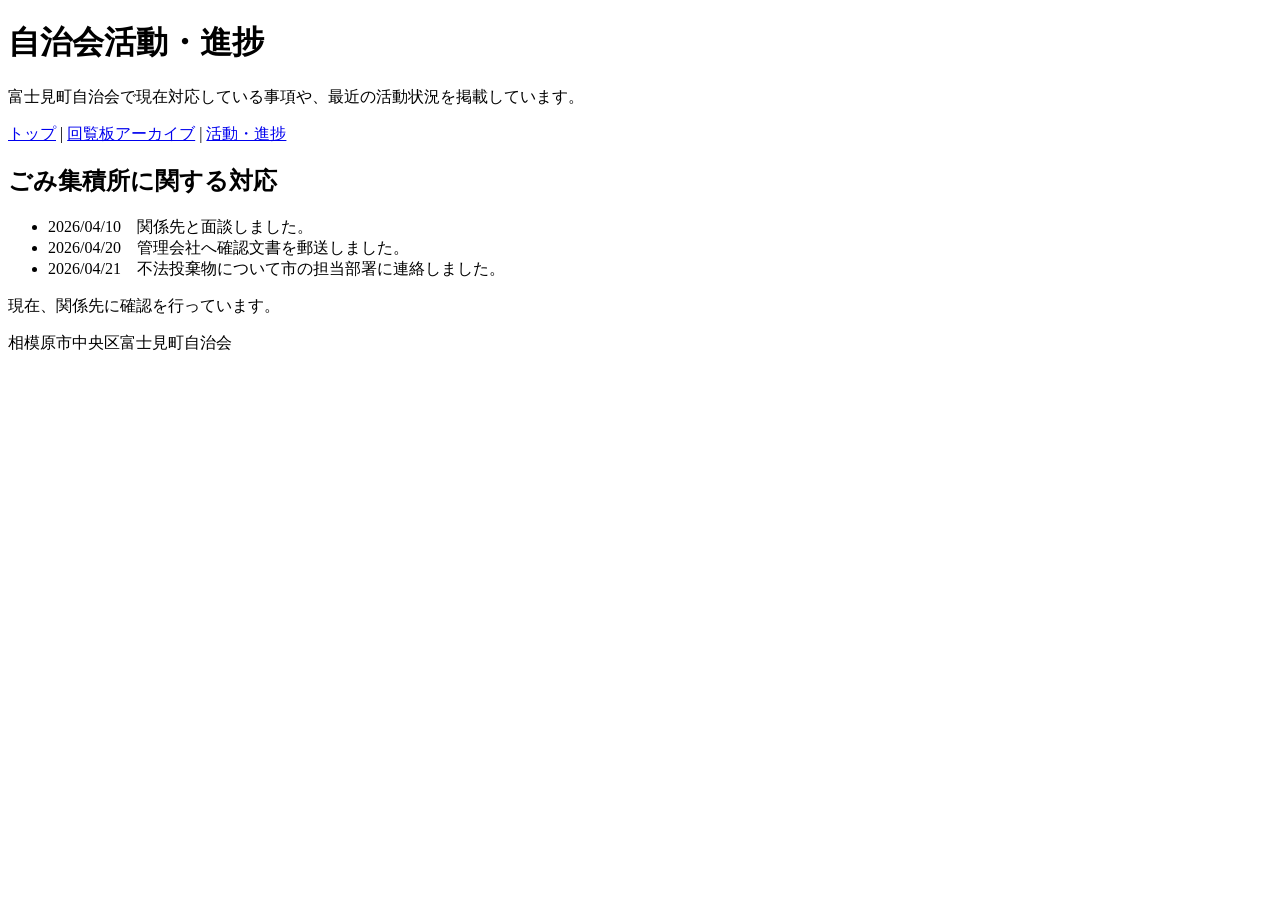
<file: progress.html>
<!DOCTYPE html>
<html lang="ja">
<head>
  <meta charset="UTF-8">
  <title>活動・進捗｜富士見町自治会</title>
  <meta name="viewport" content="width=device-width, initial-scale=1">
</head>
<body>
  <header>
    <h1>自治会活動・進捗</h1>
    <p>富士見町自治会で現在対応している事項や、最近の活動状況を掲載しています。</p>
  </header>

  <nav>
    <a href="index.html">トップ</a> |
    <a href="archive.html">回覧板アーカイブ</a> |
    <a href="progress.html">活動・進捗</a>
  </nav>

  <main>
    <h2>ごみ集積所に関する対応</h2>
    <ul>
      <li>2026/04/10　関係先と面談しました。</li>
      <li>2026/04/20　管理会社へ確認文書を郵送しました。</li>
      <li>2026/04/21　不法投棄物について市の担当部署に連絡しました。</li>
    </ul>

    <p>現在、関係先に確認を行っています。</p>
  </main>

  <footer>
    <p>相模原市中央区富士見町自治会</p>
  </footer>
</body>
</html>
</file>
<file: style.css>
:root {
  --green: #007a3d;
  --green-dark: #005f2f;
  --green-light: #e8ffd8;
  --border: #d6d6d6;
  --text: #222;
  --bg: #f7f7f3;
}

* {
  box-sizing: border-box;
}

body {
  margin: 0;
  font-family: "Yu Gothic", "Meiryo", sans-serif;
  color: var(--text);
  background: var(--bg);
  line-height: 1.7;
}

a {
  color: inherit;
  text-decoration: none;
}

.site-header {
  background: #ffffff;
  border-bottom: 4px solid var(--green);
}

.header-inner {
  max-width: 1080px;
  margin: 0 auto;
  padding: 28px 20px;
}

.site-header h1 {
  margin: 0;
  font-size: 2rem;
  color: var(--green-dark);
}

.site-header p {
  margin: 6px 0 0;
  font-size: 1rem;
}

.breadcrumb {
  margin-top: 6px;
  font-size: 0.95rem;
  color: #444;
}

.breadcrumb a {
  color: var(--green-dark);
  font-weight: bold;
  text-decoration: underline;
  text-underline-offset: 3px;
}

.breadcrumb a:hover {
  color: var(--green);
}

.breadcrumb .separator {
  margin: 0 8px;
  color: #777;
}

main {
  max-width: 1080px;
  margin: 0 auto;
  padding: 28px 20px 48px;
}

.popular-section {
  background: #fff;
  padding: 28px;
  border-radius: 10px;
  box-shadow: 0 2px 8px rgba(0,0,0,0.08);
}

.section-title {
  margin-bottom: 20px;
}

.section-title .en {
  display: block;
  color: var(--green);
  font-size: 0.9rem;
  font-weight: bold;
  letter-spacing: 0.03em;
}

.section-title h2 {
  margin: 0;
  font-size: 1.7rem;
  font-weight: 700;
}

.section-title.small h2 {
  font-size: 1.5rem;
}

.card-grid {
  display: grid;
  grid-template-columns: repeat(2, 1fr);
  gap: 18px;
}

.info-card {
  min-height: 145px;
  background: var(--green-light);
  border: 1px solid #c6e8ae;
  border-radius: 8px;
  display: flex;
  flex-direction: column;
  align-items: center;
  justify-content: center;
  gap: 12px;
  box-shadow: 0 2px 6px rgba(0,0,0,0.15);
  transition: transform 0.15s ease, box-shadow 0.15s ease;
}

.info-card:hover {
  transform: translateY(-2px);
  box-shadow: 0 4px 10px rgba(0,0,0,0.2);
}
.info-card img,
.info-icon {
width: 72px;
height: 72px;
max-width: 72px;
max-height: 72px;
object-fit: contain;
display: block;
}

.info-card span {
  font-size: 1.05rem;
  font-weight: bold;
}

.news-area {
  margin-top: 34px;
  background: #fff;
  padding: 28px;
  border-radius: 10px;
  box-shadow: 0 2px 8px rgba(0,0,0,0.08);
}

.news-box + .news-box {
  border-left: 1px solid var(--border);
  padding-left: 28px;
}

.news-list,
.topic-list {
  list-style: none;
  padding: 0;
  margin: 0;
}

.news-list li {
  display: grid;
  grid-template-columns: 5.5em 1fr;
  gap: 12px;
  padding: 9px 0;
  border-bottom: 1px solid #eee;
}

.news-list time {
  font-weight: bold;
  white-space: nowrap;
}

.news-list a,
.topic-list a {
  color: #004080;
  font-weight: bold;
}

.news-list a:hover,
.topic-list a:hover {
  text-decoration: underline;
}

.topic-list li {
  padding: 8px 0;
  border-bottom: 1px solid #eee;
}

.topic-list li::before {
  content: "●";
  color: #000;
  font-size: 0.7rem;
  margin-right: 8px;
}

.site-footer {
  background: #e5e5e5;
  text-align: center;
  padding: 20px;
  font-size: 0.9rem;
}

/* スマホ対応 */
@media (max-width: 760px) {
  .sub-page main {
    display: flex;
    flex-direction: column;
  }

  .sub-page .content-section {
    order: 1;
  }

  .sub-page .popular-section {
    order: 2;
    margin-top: 24px;
  }
  .site-header h1 {
    font-size: 1.6rem;
  }

  main {
    padding: 18px 12px 36px;
  }

  .popular-section,
  .news-area {
    padding: 20px;
  }

  .card-grid {
    grid-template-columns: repeat(2, 1fr);
    gap: 14px;
  }

  .info-card {
    min-height: 120px;
  }
.info-card img,
.info-icon {
width: 64px;
height: 64px;
max-width: 64px;
max-height: 64px;
}

  .info-card span {
    font-size: 0.95rem;
  }

  .news-area {
    grid-template-columns: 1fr;
  }

  .news-box + .news-box {
    border-left: none;
    border-top: 1px solid var(--border);
    padding-left: 0;
    padding-top: 24px;
  }

  .news-list li {
    grid-template-columns: 1fr;
    gap: 2px;
  }
}

@media (max-width: 420px) {
  .card-grid {
    grid-template-columns: 1fr;
  }
}

.content-section {
  background: #fff;
  margin-top: 34px;
  padding: 28px;
  border-radius: 10px;
  box-shadow: 0 2px 8px rgba(0,0,0,0.08);
}

.lead-text {
  margin: 0 0 24px;
  font-size: 1.05rem;
}

.kairan-list {
  display: flex;
  flex-direction: column;
  gap: 18px;
}

.kairan-item {
  display: grid;
  grid-template-columns: 9em 1fr;
  gap: 20px;
  padding: 20px;
  border: 1px solid #ddd;
  border-left: 6px solid var(--green);
  border-radius: 8px;
  background: #fff;
}

.kairan-date {
  font-weight: bold;
  color: var(--green-dark);
}

.kairan-body h3 {
  margin: 0 0 8px;
  font-size: 1.25rem;
}

.kairan-body p {
  margin: 0 0 14px;
}

.link-buttons {
  display: flex;
  flex-wrap: wrap;
  gap: 10px;
}

.button-link {
  display: inline-block;
  padding: 8px 16px;
  background: var(--green);
  color: #fff;
  border-radius: 6px;
  font-weight: bold;
}

.button-link:hover {
  background: var(--green-dark);
  text-decoration: none;
}

.button-link.secondary {
  background: #e6f4df;
  color: var(--green-dark);
  border: 1px solid #b8d8a8;
}

.button-link.secondary:hover {
  background: #d8edcf;
}

@media (max-width: 760px) {
  .info-icon {
    width: 64px;
    height: 64px;
  }
}

  .button-link {
    width: 100%;
    text-align: center;
  }
}

.info-icon {
  width: 72px;
  height: 72px;
  object-fit: contain;
  display: block;
}

.notice-list {
  display: flex;
  flex-direction: column;
  gap: 16px;
}

.notice-item {
  display: grid;
  grid-template-columns: 10em 1fr;
  column-gap: 20px;
  row-gap: 4px;
  padding: 20px;
  border: 1px solid #ddd;
  border-left: 6px solid var(--green);
  border-radius: 8px;
  background: #fff;
}

.notice-item time {
  font-weight: bold;
  color: var(--green-dark);
  line-height: 1.4;
}

.notice-body h3 {
  margin: 0 0 4px;
  font-size: 1.2rem;
  line-height: 1.4;
}

.notice-body p {
  margin: 0;
}

@media (max-width: 760px) {
  .notice-item {
    grid-template-columns: 1fr;
    row-gap: 2px;
  }
}

.notice-image {
  display: block;
  width: min(100%, 480px);
  height: auto;
  margin-top: 12px;
  border-radius: 8px;
  border: 1px solid #ddd;
}
</file>
